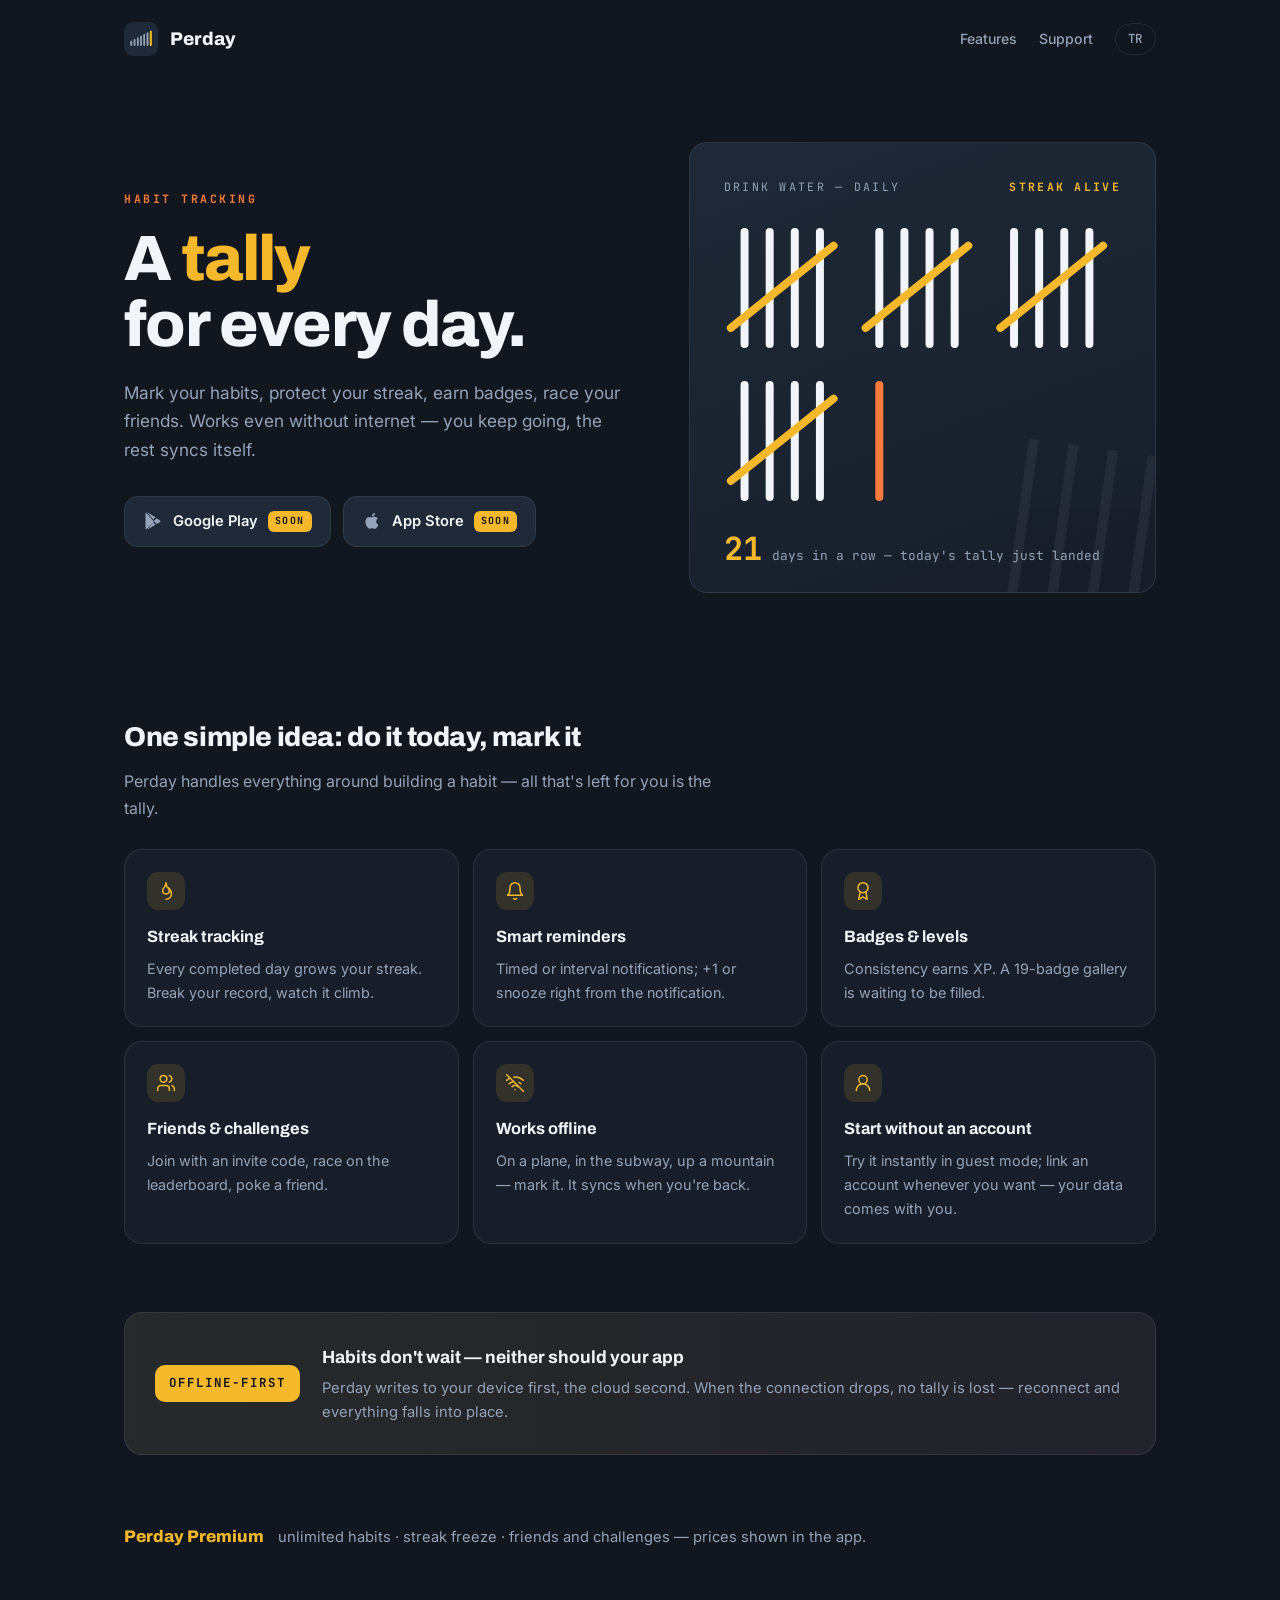
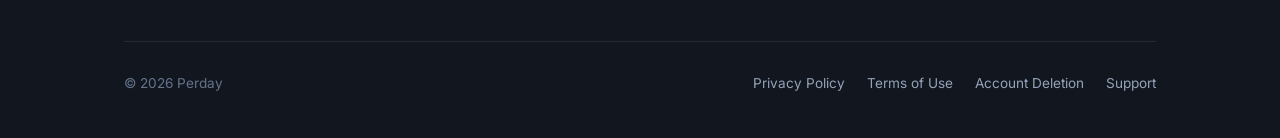
<file: index.html>
<!DOCTYPE html>
<html lang="en">
<head>
  <meta charset="UTF-8">
  <meta name="viewport" content="width=device-width, initial-scale=1.0">
  <title>Perday — A tally for every day</title>
  <meta name="description" content="Perday: habit tracking. Keep your streak, earn badges, challenge your friends — even without internet. Try it without signing up.">
  <link rel="icon" type="image/png" href="/assets/icon.png">
  <link rel="apple-touch-icon" href="/assets/icon.png">
  <meta property="og:title" content="Perday — A tally for every day">
  <meta property="og:description" content="Habit tracking: streaks, badges, friends. Offline-first.">
  <meta property="og:image" content="https://perday.appouse.dev/assets/icon.png">
  <meta property="og:url" content="https://perday.appouse.dev/">
  <link rel="alternate" hreflang="tr" href="https://perday.appouse.dev/tr/">
  <link rel="alternate" hreflang="en" href="https://perday.appouse.dev/">
  <link rel="preconnect" href="https://fonts.googleapis.com">
  <link rel="preconnect" href="https://fonts.gstatic.com" crossorigin>
  <link href="https://fonts.googleapis.com/css2?family=Archivo:wght@700;800&family=Inter:wght@400;500;600&family=JetBrains+Mono:wght@400;700&display=swap" rel="stylesheet">
  <link rel="stylesheet" href="/assets/style.css">
</head>
<body>
  <div class="wrap">
    <header class="site-header">
      <a class="brand" href="/"><img src="/assets/icon.png" alt="" width="34" height="34">Perday</a>
      <nav class="header-nav" aria-label="Site">
        <a class="hide-sm" href="#features">Features</a>
        <a href="/support/">Support</a>
        <a class="lang-switch" href="/tr/" lang="tr" hreflang="tr">TR</a>
      </nav>
    </header>

    <main>
      <section class="hero">
        <div>
          <span class="eyebrow">Habit tracking</span>
          <h1>A <em>tally</em><br>for every day.</h1>
          <p class="lede">Mark your habits, protect your streak, earn badges,
            race your friends. Works even without internet — you keep going,
            the rest syncs itself.</p>
          <div class="store-row">
            <span class="store-chip">
              <svg viewBox="0 0 24 24" aria-hidden="true"><path d="M3.6 1.8c-.4.4-.6 1-.6 1.8v16.8c0 .8.2 1.4.6 1.8l.1.1 9.4-9.4v-.2L3.7 1.7l-.1.1zM16.2 15.4 13 12.2v-.2l3.2-3.2 4 2.3c1.1.6 1.1 1.7 0 2.3l-4 2.3-.1-.1zM4.8 22.5l10.3-5.9-2.9-2.9-7.4 8.8zM4.8 1.5l7.4 8.8 2.9-2.9L4.8 1.5z"/></svg>
              Google Play <span class="soon">Soon</span>
            </span>
            <span class="store-chip">
              <svg viewBox="0 0 24 24" aria-hidden="true"><path d="M17.05 12.54c0-2.4 1.96-3.55 2.05-3.6-1.12-1.63-2.86-1.86-3.47-1.88-1.47-.15-2.88.87-3.63.87-.75 0-1.9-.85-3.13-.83-1.6.03-3.09.94-3.92 2.38-1.68 2.9-.43 7.2 1.2 9.55.8 1.15 1.75 2.44 3 2.4 1.2-.05 1.66-.78 3.12-.78 1.45 0 1.86.78 3.13.75 1.3-.02 2.12-1.17 2.9-2.33.92-1.33 1.3-2.63 1.32-2.7-.03-.01-2.54-.98-2.57-3.83zM14.66 5.4c.66-.8 1.1-1.9 1-3-.95.04-2.1.63-2.78 1.43-.6.7-1.14 1.83-1 2.9 1.06.09 2.13-.53 2.78-1.33z"/></svg>
              App Store <span class="soon">Soon</span>
            </span>
          </div>
        </div>

        <figure class="tally-board" aria-label="A 21-day streak counted in tally marks">
          <div class="tally-label"><span>DRINK WATER — DAILY</span><strong>STREAK ALIVE</strong></div>
          <svg class="tally-svg" viewBox="0 0 348 262" role="img" aria-hidden="true">
            <line x1="18"  y1="14" x2="18"  y2="112" style="animation-delay:.05s"/>
            <line x1="40"  y1="14" x2="40"  y2="112" style="animation-delay:.14s"/>
            <line x1="62"  y1="14" x2="62"  y2="112" style="animation-delay:.23s"/>
            <line x1="84"  y1="14" x2="84"  y2="112" style="animation-delay:.32s"/>
            <line class="cross" x1="6" y1="98" x2="96" y2="26" style="animation-delay:.41s"/>
            <line x1="136" y1="14" x2="136" y2="112" style="animation-delay:.52s"/>
            <line x1="158" y1="14" x2="158" y2="112" style="animation-delay:.61s"/>
            <line x1="180" y1="14" x2="180" y2="112" style="animation-delay:.70s"/>
            <line x1="202" y1="14" x2="202" y2="112" style="animation-delay:.79s"/>
            <line class="cross" x1="124" y1="98" x2="214" y2="26" style="animation-delay:.88s"/>
            <line x1="254" y1="14" x2="254" y2="112" style="animation-delay:.99s"/>
            <line x1="276" y1="14" x2="276" y2="112" style="animation-delay:1.08s"/>
            <line x1="298" y1="14" x2="298" y2="112" style="animation-delay:1.17s"/>
            <line x1="320" y1="14" x2="320" y2="112" style="animation-delay:1.26s"/>
            <line class="cross" x1="242" y1="98" x2="332" y2="26" style="animation-delay:1.35s"/>
            <line x1="18"  y1="148" x2="18"  y2="246" style="animation-delay:1.46s"/>
            <line x1="40"  y1="148" x2="40"  y2="246" style="animation-delay:1.55s"/>
            <line x1="62"  y1="148" x2="62"  y2="246" style="animation-delay:1.64s"/>
            <line x1="84"  y1="148" x2="84"  y2="246" style="animation-delay:1.73s"/>
            <line class="cross" x1="6" y1="232" x2="96" y2="160" style="animation-delay:1.82s"/>
            <line class="today" x1="136" y1="148" x2="136" y2="246" style="animation-delay:2.05s"/>
          </svg>
          <figcaption class="tally-caption"><span class="count">21</span> days in a row — today's tally just landed</figcaption>
        </figure>
      </section>

      <section id="features">
        <div class="section-head">
          <h2>One simple idea: do it today, mark it</h2>
          <p>Perday handles everything around building a habit — all that's
            left for you is the tally.</p>
        </div>
        <div class="feature-grid">
          <article class="feature">
            <div class="icon"><svg viewBox="0 0 24 24" aria-hidden="true"><path d="M12 2c1 4-4 5.5-4 9.5a4 4 0 0 0 8 0c0-1.5-.5-2.5-1-3.5-2 1-2-1.5-3-6z"/><path d="M12 22a6.5 6.5 0 0 0 6.5-6.5C18.5 11 15 9 15 9"/></svg></div>
            <h3>Streak tracking</h3>
            <p>Every completed day grows your streak. Break your record, watch it climb.</p>
          </article>
          <article class="feature">
            <div class="icon"><svg viewBox="0 0 24 24" aria-hidden="true"><path d="M18 8a6 6 0 1 0-12 0c0 7-3 9-3 9h18s-3-2-3-9"/><path d="M13.7 21a2 2 0 0 1-3.4 0"/></svg></div>
            <h3>Smart reminders</h3>
            <p>Timed or interval notifications; +1 or snooze right from the notification.</p>
          </article>
          <article class="feature">
            <div class="icon"><svg viewBox="0 0 24 24" aria-hidden="true"><circle cx="12" cy="8" r="6"/><path d="M15.5 13 17 22l-5-3-5 3 1.5-9"/></svg></div>
            <h3>Badges &amp; levels</h3>
            <p>Consistency earns XP. A 19-badge gallery is waiting to be filled.</p>
          </article>
          <article class="feature">
            <div class="icon"><svg viewBox="0 0 24 24" aria-hidden="true"><path d="M16 21v-2a4 4 0 0 0-4-4H6a4 4 0 0 0-4 4v2"/><circle cx="9" cy="7" r="4"/><path d="M22 21v-2a4 4 0 0 0-3-3.87"/><path d="M16 3.13a4 4 0 0 1 0 7.75"/></svg></div>
            <h3>Friends &amp; challenges</h3>
            <p>Join with an invite code, race on the leaderboard, poke a friend.</p>
          </article>
          <article class="feature">
            <div class="icon"><svg viewBox="0 0 24 24" aria-hidden="true"><path d="m2 2 20 20"/><path d="M8.5 16.5a5 5 0 0 1 7 0"/><path d="M2 8.82a15 15 0 0 1 4.17-2.65"/><path d="M10.66 5c4.01-.36 8.14.9 11.34 3.76"/><path d="M16.85 11.25a10 10 0 0 1 2.22 1.68"/><path d="M5 13a10 10 0 0 1 5.24-2.76"/><line x1="12" y1="20" x2="12.01" y2="20"/></svg></div>
            <h3>Works offline</h3>
            <p>On a plane, in the subway, up a mountain — mark it. It syncs when you're back.</p>
          </article>
          <article class="feature">
            <div class="icon"><svg viewBox="0 0 24 24" aria-hidden="true"><circle cx="12" cy="8" r="5"/><path d="M20 21a8 8 0 0 0-16 0"/></svg></div>
            <h3>Start without an account</h3>
            <p>Try it instantly in guest mode; link an account whenever you want — your data comes with you.</p>
          </article>
        </div>
      </section>

      <section>
        <div class="strip">
          <span class="badge">OFFLINE-FIRST</span>
          <div>
            <h3>Habits don't wait — neither should your app</h3>
            <p>Perday writes to your device first, the cloud second. When the
              connection drops, no tally is lost — reconnect and everything
              falls into place.</p>
          </div>
        </div>
      </section>

      <section>
        <p class="plus"><span class="name">Perday Premium</span>
          unlimited habits · streak freeze · friends and challenges —
          prices shown in the app.</p>
      </section>
    </main>

    <footer class="site-footer">
      <span>© 2026 Perday</span>
      <nav class="footer-links" aria-label="Legal">
        <a href="/privacy/">Privacy Policy</a>
        <a href="/terms/">Terms of Use</a>
        <a href="/account-deletion/">Account Deletion</a>
        <a href="/support/">Support</a>
      </nav>
    </footer>
  </div>
</body>
</html>
</file>
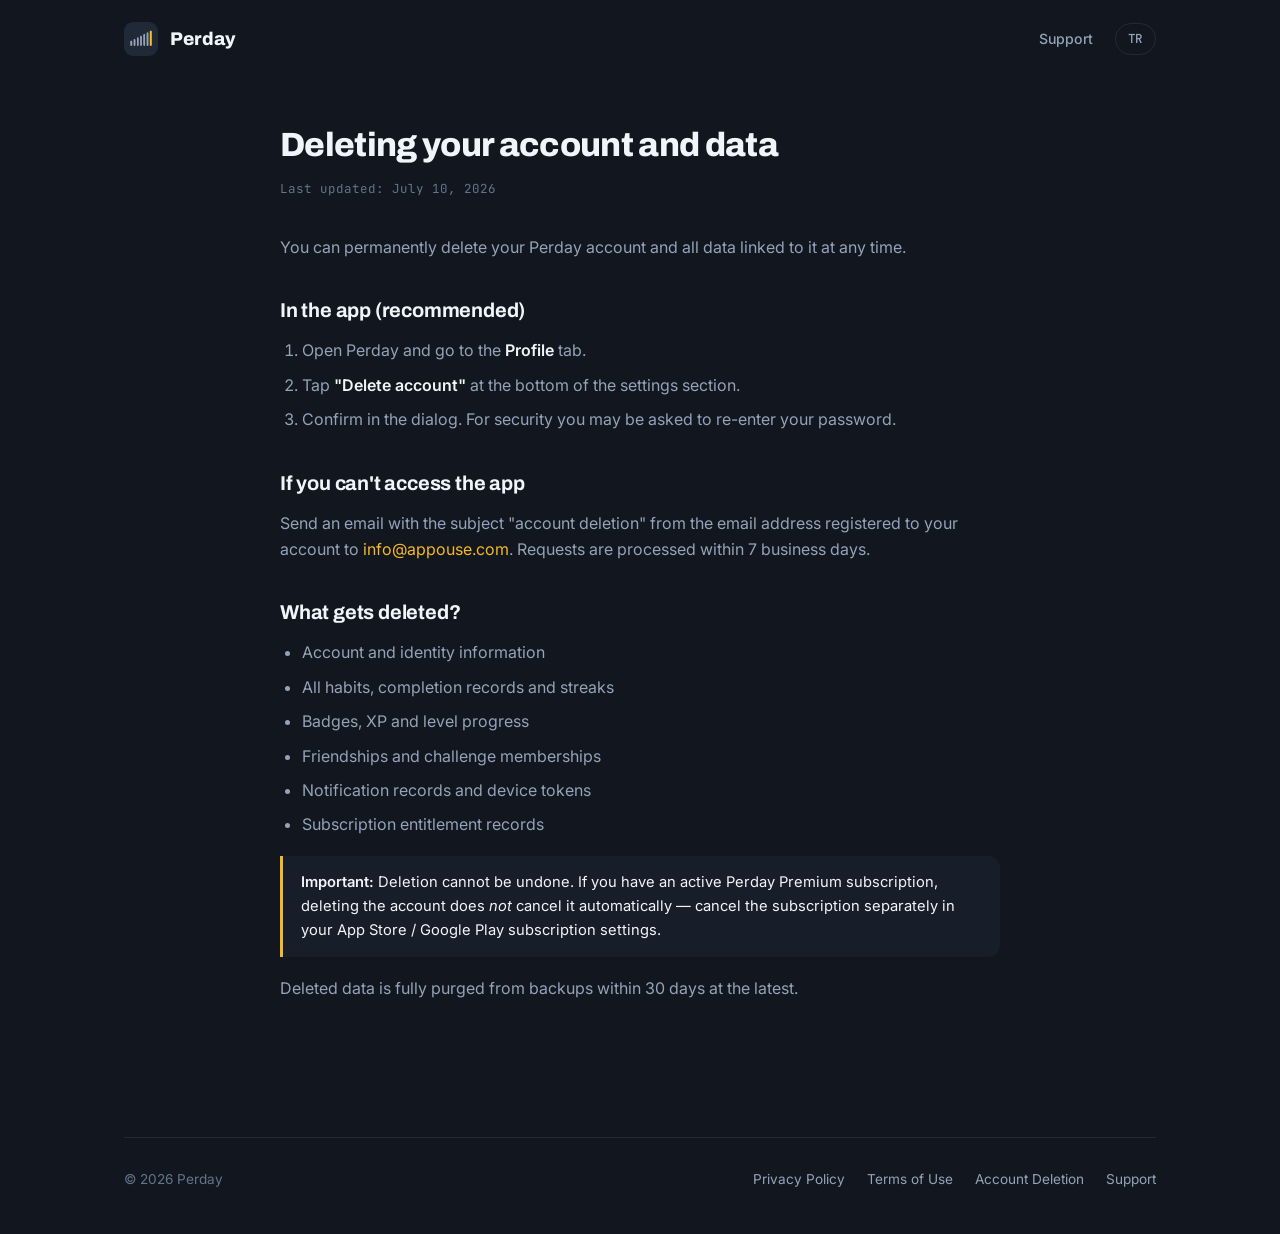
<file: account-deletion/index.html>
<!DOCTYPE html>
<html lang="en">
<head>
  <meta charset="UTF-8">
  <meta name="viewport" content="width=device-width, initial-scale=1.0">
  <title>Account Deletion — Perday</title>
  <meta name="description" content="How to permanently delete your Perday account and all of your data.">
  <link rel="icon" type="image/png" href="/assets/icon.png">
  <link rel="alternate" hreflang="tr" href="https://perday.appouse.dev/tr/account-deletion/">
  <link rel="preconnect" href="https://fonts.googleapis.com">
  <link rel="preconnect" href="https://fonts.gstatic.com" crossorigin>
  <link href="https://fonts.googleapis.com/css2?family=Archivo:wght@700;800&family=Inter:wght@400;500;600&family=JetBrains+Mono:wght@400;700&display=swap" rel="stylesheet">
  <link rel="stylesheet" href="/assets/style.css">
</head>
<body>
  <div class="wrap">
    <header class="site-header">
      <a class="brand" href="/"><img src="/assets/icon.png" alt="" width="34" height="34">Perday</a>
      <nav class="header-nav" aria-label="Site">
        <a href="/support/">Support</a>
        <a class="lang-switch" href="/tr/account-deletion/" lang="tr" hreflang="tr">TR</a>
      </nav>
    </header>

    <main class="doc">
      <h1>Deleting your account and data</h1>
      <span class="updated">Last updated: July 10, 2026</span>

      <p>You can permanently delete your Perday account and all data linked
        to it at any time.</p>

      <h2>In the app (recommended)</h2>
      <ol>
        <li>Open Perday and go to the <strong>Profile</strong> tab.</li>
        <li>Tap <strong>"Delete account"</strong> at the bottom of the
          settings section.</li>
        <li>Confirm in the dialog. For security you may be asked to re-enter
          your password.</li>
      </ol>

      <h2>If you can't access the app</h2>
      <p>Send an email with the subject "account deletion" from the email
        address registered to your account to
        <a href="mailto:info@appouse.com">info@appouse.com</a>.
        Requests are processed within 7 business days.</p>

      <h2>What gets deleted?</h2>
      <ul>
        <li>Account and identity information</li>
        <li>All habits, completion records and streaks</li>
        <li>Badges, XP and level progress</li>
        <li>Friendships and challenge memberships</li>
        <li>Notification records and device tokens</li>
        <li>Subscription entitlement records</li>
      </ul>

      <div class="note"><strong>Important:</strong> Deletion cannot be
        undone. If you have an active Perday Premium subscription, deleting the
        account does <em>not</em> cancel it automatically — cancel the
        subscription separately in your App Store / Google Play subscription
        settings.</div>

      <p>Deleted data is fully purged from backups within 30 days at the
        latest.</p>
    </main>

    <footer class="site-footer">
      <span>© 2026 Perday</span>
      <nav class="footer-links" aria-label="Legal">
        <a href="/privacy/">Privacy Policy</a>
        <a href="/terms/">Terms of Use</a>
        <a href="/account-deletion/">Account Deletion</a>
        <a href="/support/">Support</a>
      </nav>
    </footer>
  </div>
</body>
</html>
</file>
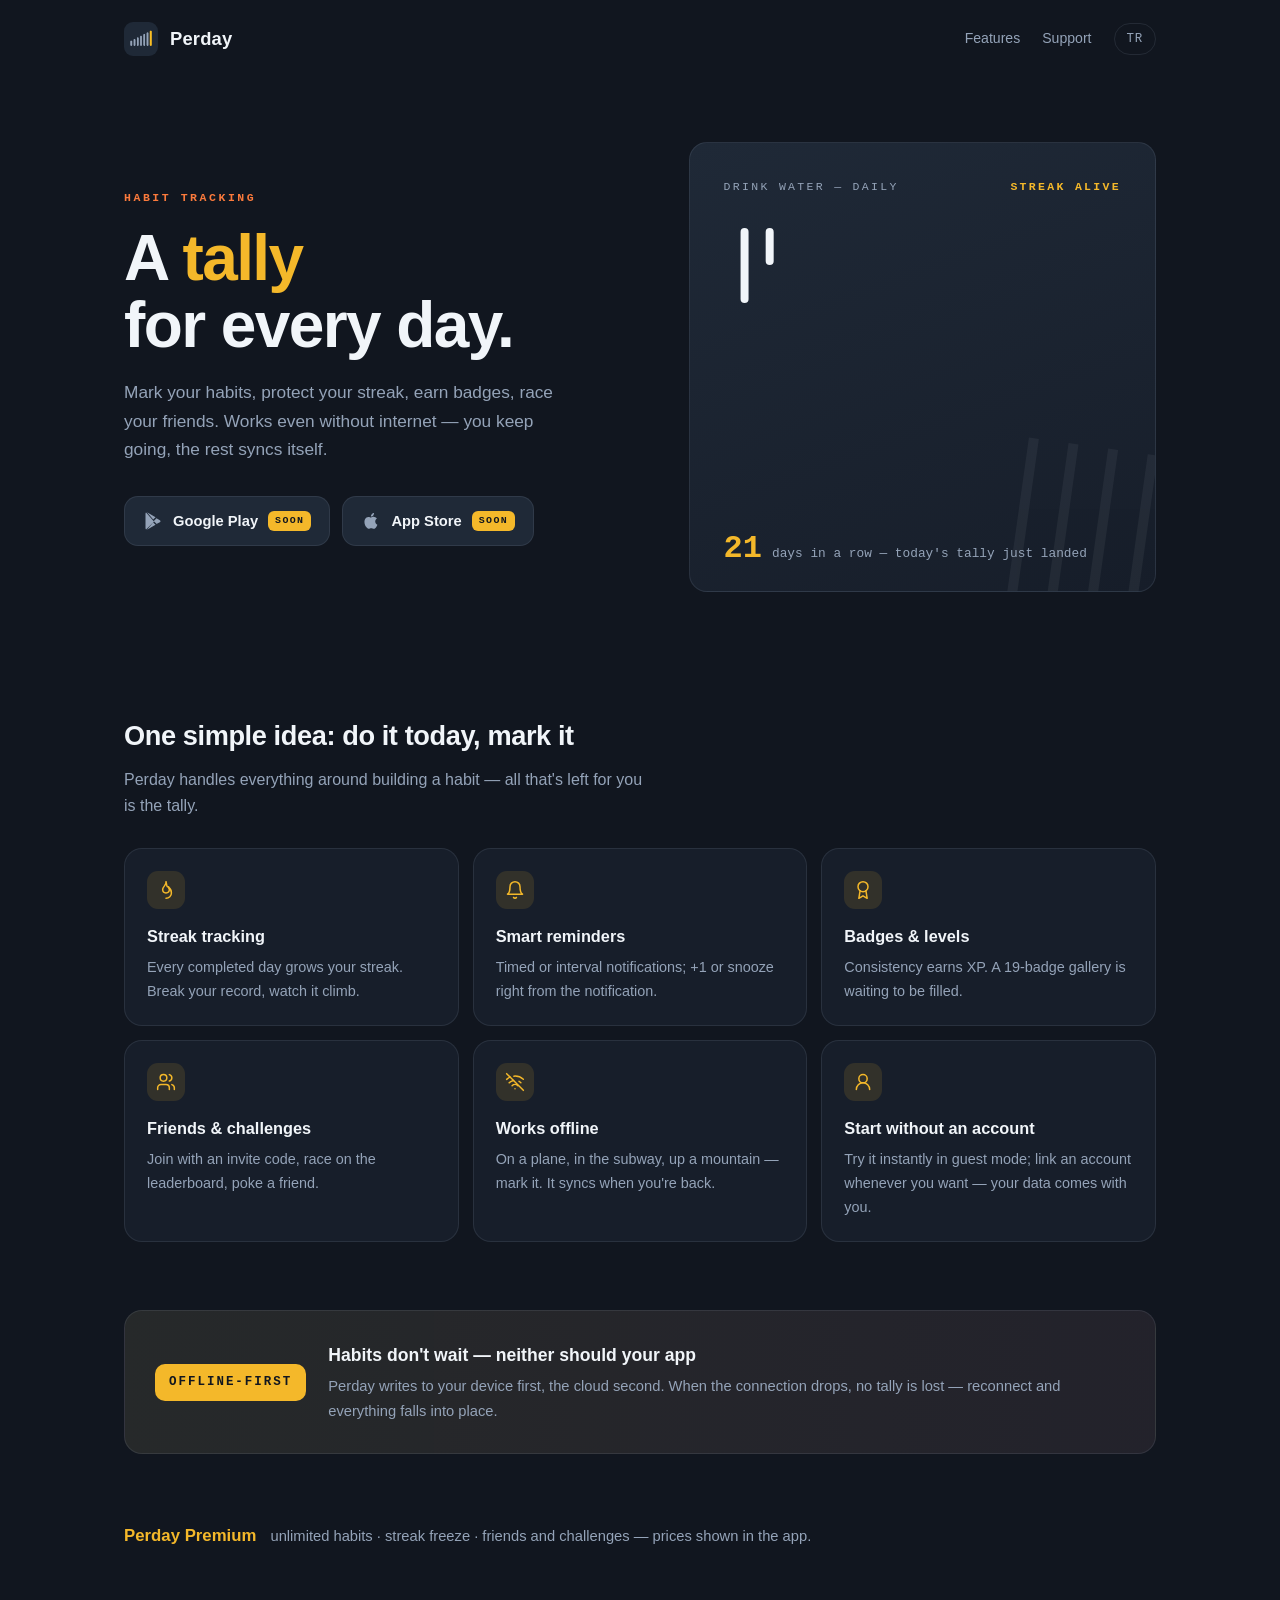
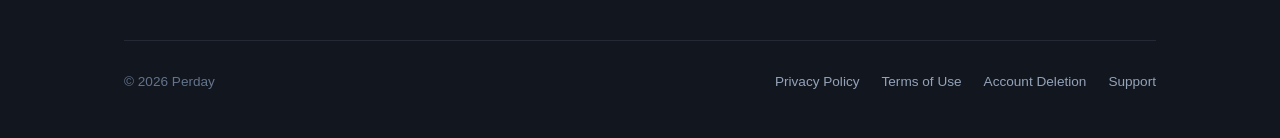
<file: en/index.html>
<!DOCTYPE html>
<html lang="en">
<head>
  <meta charset="UTF-8">
  <meta http-equiv="refresh" content="0; url=/">
  <link rel="canonical" href="https://perday.appouse.dev/">
  <meta name="robots" content="noindex">
  <title>Redirecting — Perday</title>
</head>
<body><p>This page has moved: <a href="/">perday.appouse.dev</a></p></body>
</html>
</file>
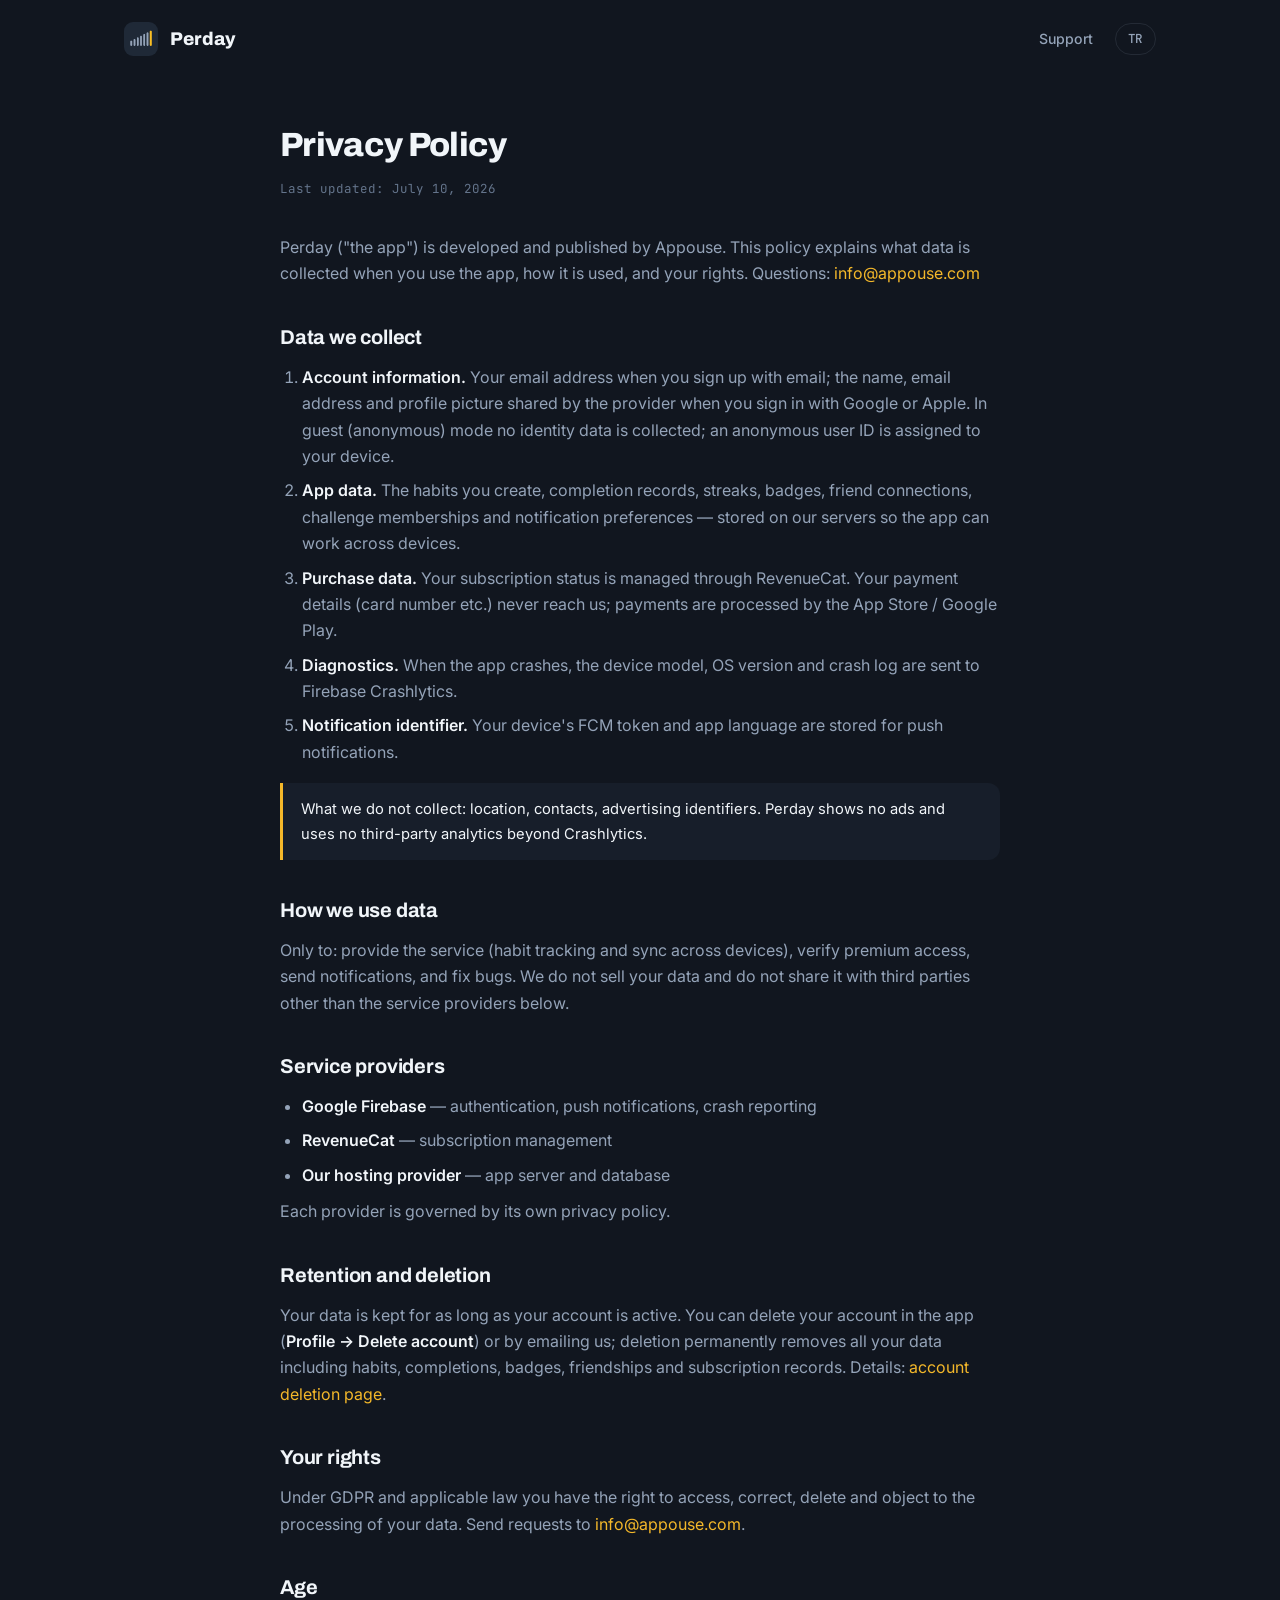
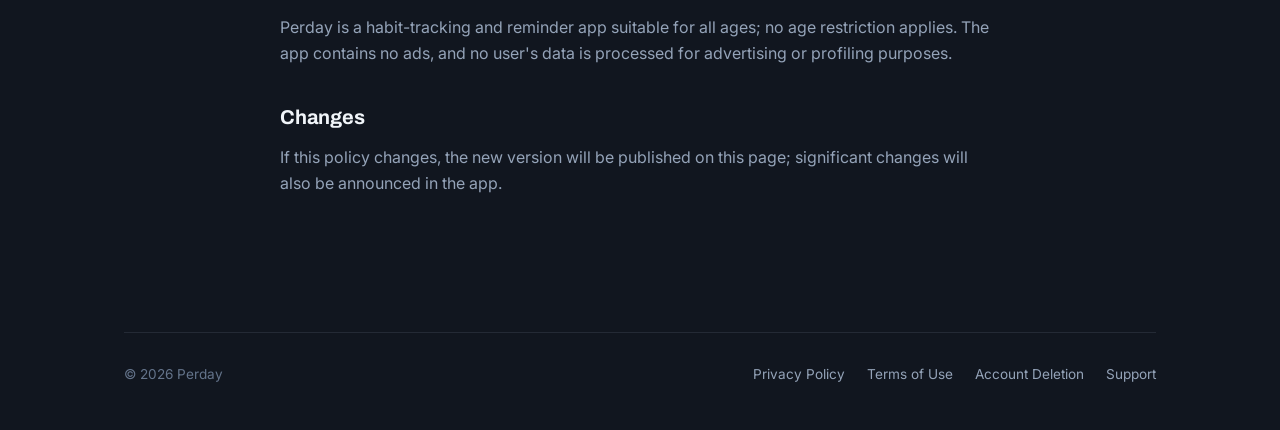
<file: privacy/index.html>
<!DOCTYPE html>
<html lang="en">
<head>
  <meta charset="UTF-8">
  <meta name="viewport" content="width=device-width, initial-scale=1.0">
  <title>Privacy Policy — Perday</title>
  <meta name="description" content="Perday privacy policy: what we collect, how we use it, and how to delete it.">
  <link rel="icon" type="image/png" href="/assets/icon.png">
  <link rel="alternate" hreflang="tr" href="https://perday.appouse.dev/tr/privacy/">
  <link rel="preconnect" href="https://fonts.googleapis.com">
  <link rel="preconnect" href="https://fonts.gstatic.com" crossorigin>
  <link href="https://fonts.googleapis.com/css2?family=Archivo:wght@700;800&family=Inter:wght@400;500;600&family=JetBrains+Mono:wght@400;700&display=swap" rel="stylesheet">
  <link rel="stylesheet" href="/assets/style.css">
</head>
<body>
  <div class="wrap">
    <header class="site-header">
      <a class="brand" href="/"><img src="/assets/icon.png" alt="" width="34" height="34">Perday</a>
      <nav class="header-nav" aria-label="Site">
        <a href="/support/">Support</a>
        <a class="lang-switch" href="/tr/privacy/" lang="tr" hreflang="tr">TR</a>
      </nav>
    </header>

    <main class="doc">
      <h1>Privacy Policy</h1>
      <span class="updated">Last updated: July 10, 2026</span>

      <p>Perday ("the app") is developed and published by Appouse.
        This policy explains what data is collected when you use
        the app, how it is used, and your rights. Questions:
        <a href="mailto:info@appouse.com">info@appouse.com</a></p>

      <h2>Data we collect</h2>
      <ol>
        <li><strong>Account information.</strong> Your email address when you
          sign up with email; the name, email address and profile picture
          shared by the provider when you sign in with Google or Apple. In
          guest (anonymous) mode no identity data is collected; an anonymous
          user ID is assigned to your device.</li>
        <li><strong>App data.</strong> The habits you create, completion
          records, streaks, badges, friend connections, challenge memberships
          and notification preferences — stored on our servers so the app can
          work across devices.</li>
        <li><strong>Purchase data.</strong> Your subscription status is
          managed through RevenueCat. Your payment details (card number etc.)
          never reach us; payments are processed by the App Store /
          Google Play.</li>
        <li><strong>Diagnostics.</strong> When the app crashes, the device
          model, OS version and crash log are sent to Firebase Crashlytics.</li>
        <li><strong>Notification identifier.</strong> Your device's FCM token
          and app language are stored for push notifications.</li>
      </ol>

      <div class="note">What we do not collect: location, contacts,
        advertising identifiers. Perday shows no ads and uses no third-party
        analytics beyond Crashlytics.</div>

      <h2>How we use data</h2>
      <p>Only to: provide the service (habit tracking and sync across
        devices), verify premium access, send notifications, and fix bugs.
        We do not sell your data and do not share it with third parties other
        than the service providers below.</p>

      <h2>Service providers</h2>
      <ul>
        <li><strong>Google Firebase</strong> — authentication, push
          notifications, crash reporting</li>
        <li><strong>RevenueCat</strong> — subscription management</li>
        <li><strong>Our hosting provider</strong> — app server and database</li>
      </ul>
      <p>Each provider is governed by its own privacy policy.</p>

      <h2>Retention and deletion</h2>
      <p>Your data is kept for as long as your account is active. You can
        delete your account in the app (<strong>Profile → Delete
        account</strong>) or by emailing us; deletion permanently removes all
        your data including habits, completions, badges, friendships and
        subscription records. Details:
        <a href="/account-deletion/">account deletion page</a>.</p>

      <h2>Your rights</h2>
      <p>Under GDPR and applicable law you have the right to access, correct,
        delete and object to the processing of your data. Send requests to
        <a href="mailto:info@appouse.com">info@appouse.com</a>.</p>

      <h2>Age</h2>
      <p>Perday is a habit-tracking and reminder app suitable for all ages;
        no age restriction applies. The app contains no ads, and no user's
        data is processed for advertising or profiling purposes.</p>

      <h2>Changes</h2>
      <p>If this policy changes, the new version will be published on this
        page; significant changes will also be announced in the app.</p>
    </main>

    <footer class="site-footer">
      <span>© 2026 Perday</span>
      <nav class="footer-links" aria-label="Legal">
        <a href="/privacy/">Privacy Policy</a>
        <a href="/terms/">Terms of Use</a>
        <a href="/account-deletion/">Account Deletion</a>
        <a href="/support/">Support</a>
      </nav>
    </footer>
  </div>
</body>
</html>
</file>
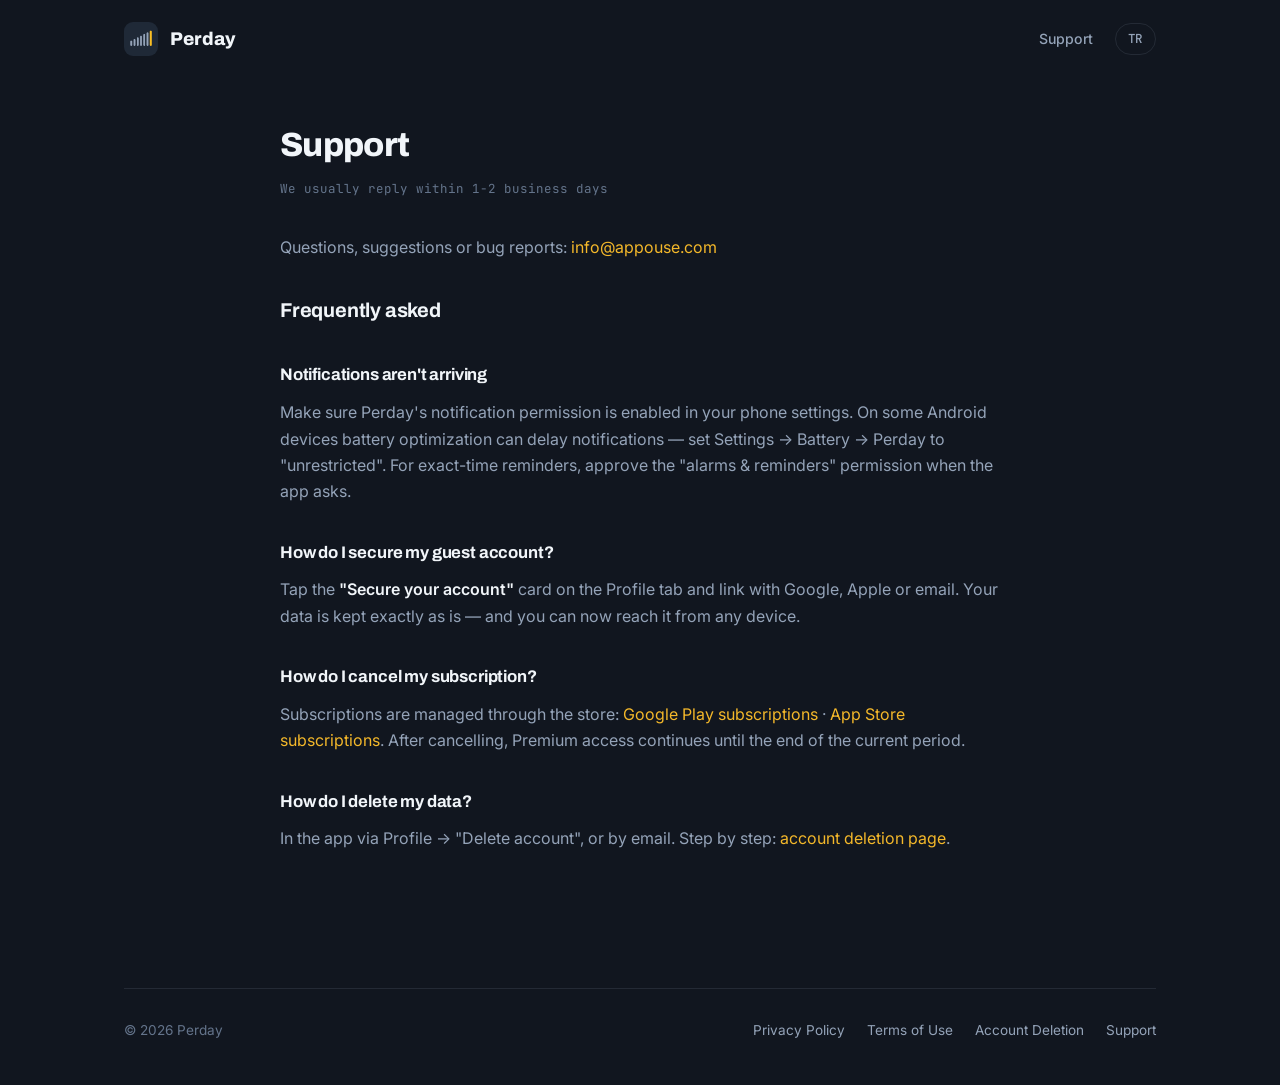
<file: support/index.html>
<!DOCTYPE html>
<html lang="en">
<head>
  <meta charset="UTF-8">
  <meta name="viewport" content="width=device-width, initial-scale=1.0">
  <title>Support — Perday</title>
  <meta name="description" content="Perday support: contact and frequently asked questions.">
  <link rel="icon" type="image/png" href="/assets/icon.png">
  <link rel="alternate" hreflang="tr" href="https://perday.appouse.dev/tr/support/">
  <link rel="preconnect" href="https://fonts.googleapis.com">
  <link rel="preconnect" href="https://fonts.gstatic.com" crossorigin>
  <link href="https://fonts.googleapis.com/css2?family=Archivo:wght@700;800&family=Inter:wght@400;500;600&family=JetBrains+Mono:wght@400;700&display=swap" rel="stylesheet">
  <link rel="stylesheet" href="/assets/style.css">
</head>
<body>
  <div class="wrap">
    <header class="site-header">
      <a class="brand" href="/"><img src="/assets/icon.png" alt="" width="34" height="34">Perday</a>
      <nav class="header-nav" aria-label="Site">
        <a href="/support/">Support</a>
        <a class="lang-switch" href="/tr/support/" lang="tr" hreflang="tr">TR</a>
      </nav>
    </header>

    <main class="doc">
      <h1>Support</h1>
      <span class="updated">We usually reply within 1-2 business days</span>

      <p>Questions, suggestions or bug reports:
        <a href="mailto:info@appouse.com">info@appouse.com</a></p>

      <h2>Frequently asked</h2>

      <h2 style="font-size:1.05rem">Notifications aren't arriving</h2>
      <p>Make sure Perday's notification permission is enabled in your phone
        settings. On some Android devices battery optimization can delay
        notifications — set Settings → Battery → Perday to "unrestricted".
        For exact-time reminders, approve the "alarms &amp; reminders"
        permission when the app asks.</p>

      <h2 style="font-size:1.05rem">How do I secure my guest account?</h2>
      <p>Tap the <strong>"Secure your account"</strong> card on the Profile
        tab and link with Google, Apple or email. Your data is kept exactly
        as is — and you can now reach it from any device.</p>

      <h2 style="font-size:1.05rem">How do I cancel my subscription?</h2>
      <p>Subscriptions are managed through the store:
        <a href="https://play.google.com/store/account/subscriptions">Google Play subscriptions</a> ·
        <a href="https://apps.apple.com/account/subscriptions">App Store subscriptions</a>.
        After cancelling, Premium access continues until the end of the current
        period.</p>

      <h2 style="font-size:1.05rem">How do I delete my data?</h2>
      <p>In the app via Profile → "Delete account", or by email. Step by
        step: <a href="/account-deletion/">account deletion page</a>.</p>
    </main>

    <footer class="site-footer">
      <span>© 2026 Perday</span>
      <nav class="footer-links" aria-label="Legal">
        <a href="/privacy/">Privacy Policy</a>
        <a href="/terms/">Terms of Use</a>
        <a href="/account-deletion/">Account Deletion</a>
        <a href="/support/">Support</a>
      </nav>
    </footer>
  </div>
</body>
</html>
</file>
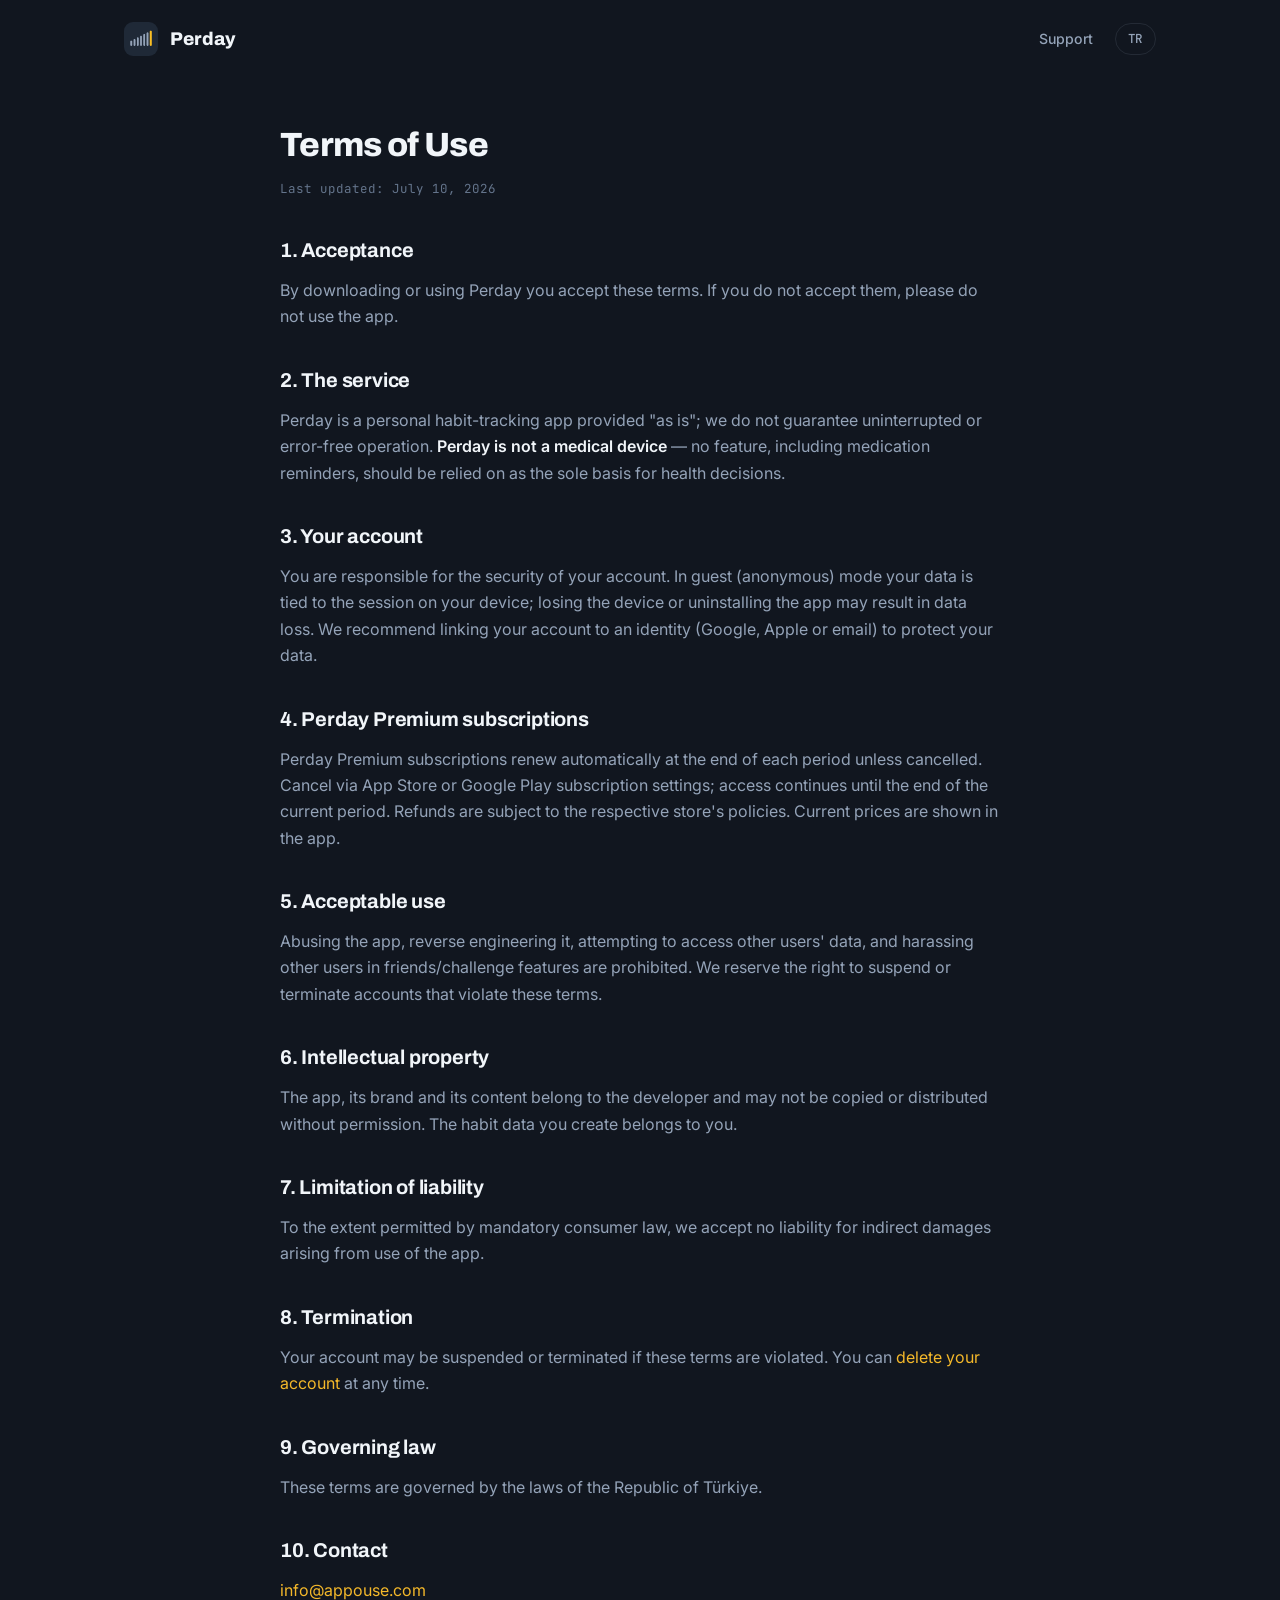
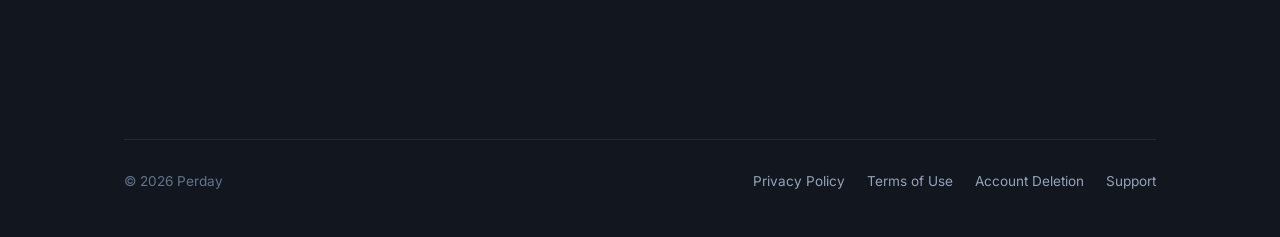
<file: terms/index.html>
<!DOCTYPE html>
<html lang="en">
<head>
  <meta charset="UTF-8">
  <meta name="viewport" content="width=device-width, initial-scale=1.0">
  <title>Terms of Use — Perday</title>
  <meta name="description" content="Perday terms of use: service description, subscriptions, acceptable use.">
  <link rel="icon" type="image/png" href="/assets/icon.png">
  <link rel="alternate" hreflang="tr" href="https://perday.appouse.dev/tr/terms/">
  <link rel="preconnect" href="https://fonts.googleapis.com">
  <link rel="preconnect" href="https://fonts.gstatic.com" crossorigin>
  <link href="https://fonts.googleapis.com/css2?family=Archivo:wght@700;800&family=Inter:wght@400;500;600&family=JetBrains+Mono:wght@400;700&display=swap" rel="stylesheet">
  <link rel="stylesheet" href="/assets/style.css">
</head>
<body>
  <div class="wrap">
    <header class="site-header">
      <a class="brand" href="/"><img src="/assets/icon.png" alt="" width="34" height="34">Perday</a>
      <nav class="header-nav" aria-label="Site">
        <a href="/support/">Support</a>
        <a class="lang-switch" href="/tr/terms/" lang="tr" hreflang="tr">TR</a>
      </nav>
    </header>

    <main class="doc">
      <h1>Terms of Use</h1>
      <span class="updated">Last updated: July 10, 2026</span>

      <h2>1. Acceptance</h2>
      <p>By downloading or using Perday you accept these terms. If you do not
        accept them, please do not use the app.</p>

      <h2>2. The service</h2>
      <p>Perday is a personal habit-tracking app provided "as is"; we do not
        guarantee uninterrupted or error-free operation.
        <strong>Perday is not a medical device</strong> — no feature,
        including medication reminders, should be relied on as the sole basis
        for health decisions.</p>

      <h2>3. Your account</h2>
      <p>You are responsible for the security of your account. In guest
        (anonymous) mode your data is tied to the session on your device;
        losing the device or uninstalling the app may result in data loss.
        We recommend linking your account to an identity (Google, Apple or
        email) to protect your data.</p>

      <h2>4. Perday Premium subscriptions</h2>
      <p>Perday Premium subscriptions renew automatically at the end of each
        period unless cancelled. Cancel via App Store or Google Play
        subscription settings; access continues until the end of the current
        period. Refunds are subject to the respective store's policies.
        Current prices are shown in the app.</p>

      <h2>5. Acceptable use</h2>
      <p>Abusing the app, reverse engineering it, attempting to access other
        users' data, and harassing other users in friends/challenge features
        are prohibited. We reserve the right to suspend or terminate accounts
        that violate these terms.</p>

      <h2>6. Intellectual property</h2>
      <p>The app, its brand and its content belong to the developer and may
        not be copied or distributed without permission. The habit data you
        create belongs to you.</p>

      <h2>7. Limitation of liability</h2>
      <p>To the extent permitted by mandatory consumer law, we accept no
        liability for indirect damages arising from use of the app.</p>

      <h2>8. Termination</h2>
      <p>Your account may be suspended or terminated if these terms are
        violated. You can <a href="/account-deletion/">delete your
        account</a> at any time.</p>

      <h2>9. Governing law</h2>
      <p>These terms are governed by the laws of the Republic of Türkiye.</p>

      <h2>10. Contact</h2>
      <p><a href="mailto:info@appouse.com">info@appouse.com</a></p>
    </main>

    <footer class="site-footer">
      <span>© 2026 Perday</span>
      <nav class="footer-links" aria-label="Legal">
        <a href="/privacy/">Privacy Policy</a>
        <a href="/terms/">Terms of Use</a>
        <a href="/account-deletion/">Account Deletion</a>
        <a href="/support/">Support</a>
      </nav>
    </footer>
  </div>
</body>
</html>
</file>
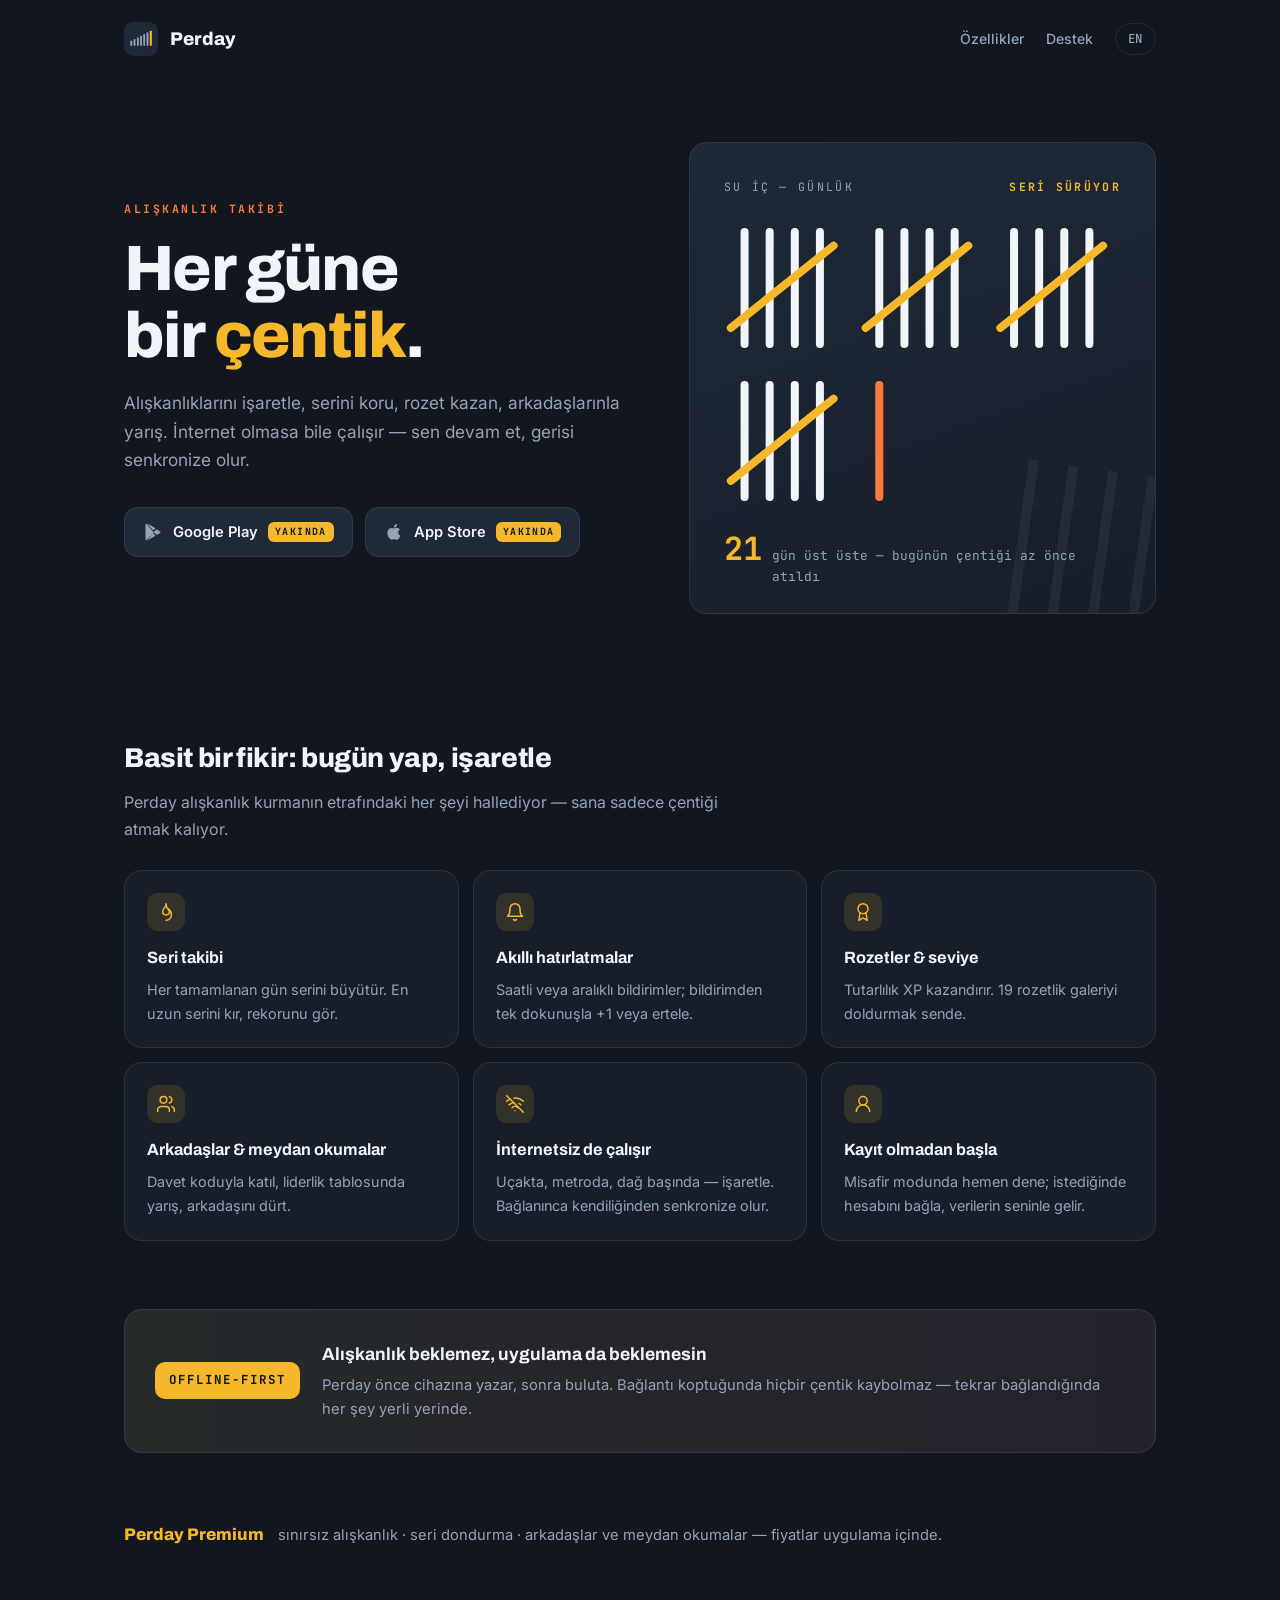
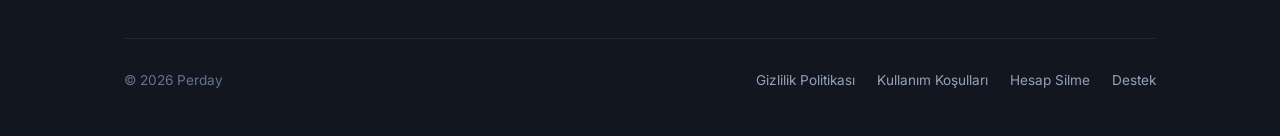
<file: tr/index.html>
<!DOCTYPE html>
<html lang="tr">
<head>
  <meta charset="UTF-8">
  <meta name="viewport" content="width=device-width, initial-scale=1.0">
  <title>Perday — Her güne bir çentik</title>
  <meta name="description" content="Perday: alışkanlık takibi. Serini koru, rozet kazan, arkadaşlarınla yarış — internet olmasa bile. Kayıt olmadan dene.">
  <link rel="icon" type="image/png" href="/assets/icon.png">
  <link rel="apple-touch-icon" href="/assets/icon.png">
  <meta property="og:title" content="Perday — Her güne bir çentik">
  <meta property="og:description" content="Alışkanlık takibi: seriler, rozetler, arkadaşlar. Offline-first.">
  <meta property="og:image" content="https://perday.appouse.dev/assets/icon.png">
  <meta property="og:url" content="https://perday.appouse.dev/tr/">
  <link rel="alternate" hreflang="en" href="https://perday.appouse.dev/">
  <link rel="alternate" hreflang="tr" href="https://perday.appouse.dev/tr/">
  <link rel="preconnect" href="https://fonts.googleapis.com">
  <link rel="preconnect" href="https://fonts.gstatic.com" crossorigin>
  <link href="https://fonts.googleapis.com/css2?family=Archivo:wght@700;800&family=Inter:wght@400;500;600&family=JetBrains+Mono:wght@400;700&display=swap" rel="stylesheet">
  <link rel="stylesheet" href="/assets/style.css">
</head>
<body>
  <div class="wrap">
    <header class="site-header">
      <a class="brand" href="/tr/"><img src="/assets/icon.png" alt="" width="34" height="34">Perday</a>
      <nav class="header-nav" aria-label="Site">
        <a class="hide-sm" href="#ozellikler">Özellikler</a>
        <a href="/tr/support/">Destek</a>
        <a class="lang-switch" href="/" lang="en" hreflang="en">EN</a>
      </nav>
    </header>

    <main>
      <section class="hero">
        <div>
          <span class="eyebrow">Alışkanlık takibi</span>
          <h1>Her güne<br>bir <em>çentik</em>.</h1>
          <p class="lede">Alışkanlıklarını işaretle, serini koru, rozet kazan,
            arkadaşlarınla yarış. İnternet olmasa bile çalışır — sen devam et,
            gerisi senkronize olur.</p>
          <div class="store-row">
            <span class="store-chip">
              <svg viewBox="0 0 24 24" aria-hidden="true"><path d="M3.6 1.8c-.4.4-.6 1-.6 1.8v16.8c0 .8.2 1.4.6 1.8l.1.1 9.4-9.4v-.2L3.7 1.7l-.1.1zM16.2 15.4 13 12.2v-.2l3.2-3.2 4 2.3c1.1.6 1.1 1.7 0 2.3l-4 2.3-.1-.1zM4.8 22.5l10.3-5.9-2.9-2.9-7.4 8.8zM4.8 1.5l7.4 8.8 2.9-2.9L4.8 1.5z"/></svg>
              Google Play <span class="soon">Yakında</span>
            </span>
            <span class="store-chip">
              <svg viewBox="0 0 24 24" aria-hidden="true"><path d="M17.05 12.54c0-2.4 1.96-3.55 2.05-3.6-1.12-1.63-2.86-1.86-3.47-1.88-1.47-.15-2.88.87-3.63.87-.75 0-1.9-.85-3.13-.83-1.6.03-3.09.94-3.92 2.38-1.68 2.9-.43 7.2 1.2 9.55.8 1.15 1.75 2.44 3 2.4 1.2-.05 1.66-.78 3.12-.78 1.45 0 1.86.78 3.13.75 1.3-.02 2.12-1.17 2.9-2.33.92-1.33 1.3-2.63 1.32-2.7-.03-.01-2.54-.98-2.57-3.83zM14.66 5.4c.66-.8 1.1-1.9 1-3-.95.04-2.1.63-2.78 1.43-.6.7-1.14 1.83-1 2.9 1.06.09 2.13-.53 2.78-1.33z"/></svg>
              App Store <span class="soon">Yakında</span>
            </span>
          </div>
        </div>

        <figure class="tally-board" aria-label="21 günlük seri, çentiklerle sayılıyor">
          <div class="tally-label"><span>SU İÇ — GÜNLÜK</span><strong>SERİ SÜRÜYOR</strong></div>
          <svg class="tally-svg" viewBox="0 0 348 262" role="img" aria-hidden="true">
            <!-- 1. grup -->
            <line x1="18"  y1="14" x2="18"  y2="112" style="animation-delay:.05s"/>
            <line x1="40"  y1="14" x2="40"  y2="112" style="animation-delay:.14s"/>
            <line x1="62"  y1="14" x2="62"  y2="112" style="animation-delay:.23s"/>
            <line x1="84"  y1="14" x2="84"  y2="112" style="animation-delay:.32s"/>
            <line class="cross" x1="6" y1="98" x2="96" y2="26" style="animation-delay:.41s"/>
            <!-- 2. grup -->
            <line x1="136" y1="14" x2="136" y2="112" style="animation-delay:.52s"/>
            <line x1="158" y1="14" x2="158" y2="112" style="animation-delay:.61s"/>
            <line x1="180" y1="14" x2="180" y2="112" style="animation-delay:.70s"/>
            <line x1="202" y1="14" x2="202" y2="112" style="animation-delay:.79s"/>
            <line class="cross" x1="124" y1="98" x2="214" y2="26" style="animation-delay:.88s"/>
            <!-- 3. grup -->
            <line x1="254" y1="14" x2="254" y2="112" style="animation-delay:.99s"/>
            <line x1="276" y1="14" x2="276" y2="112" style="animation-delay:1.08s"/>
            <line x1="298" y1="14" x2="298" y2="112" style="animation-delay:1.17s"/>
            <line x1="320" y1="14" x2="320" y2="112" style="animation-delay:1.26s"/>
            <line class="cross" x1="242" y1="98" x2="332" y2="26" style="animation-delay:1.35s"/>
            <!-- 4. grup (alt sıra) -->
            <line x1="18"  y1="148" x2="18"  y2="246" style="animation-delay:1.46s"/>
            <line x1="40"  y1="148" x2="40"  y2="246" style="animation-delay:1.55s"/>
            <line x1="62"  y1="148" x2="62"  y2="246" style="animation-delay:1.64s"/>
            <line x1="84"  y1="148" x2="84"  y2="246" style="animation-delay:1.73s"/>
            <line class="cross" x1="6" y1="232" x2="96" y2="160" style="animation-delay:1.82s"/>
            <!-- bugünün çentiği -->
            <line class="today" x1="136" y1="148" x2="136" y2="246" style="animation-delay:2.05s"/>
          </svg>
          <figcaption class="tally-caption"><span class="count">21</span> gün üst üste — bugünün çentiği az önce atıldı</figcaption>
        </figure>
      </section>

      <section id="ozellikler">
        <div class="section-head">
          <h2>Basit bir fikir: bugün yap, işaretle</h2>
          <p>Perday alışkanlık kurmanın etrafındaki her şeyi hallediyor —
            sana sadece çentiği atmak kalıyor.</p>
        </div>
        <div class="feature-grid">
          <article class="feature">
            <div class="icon"><svg viewBox="0 0 24 24" aria-hidden="true"><path d="M12 2c1 4-4 5.5-4 9.5a4 4 0 0 0 8 0c0-1.5-.5-2.5-1-3.5-2 1-2-1.5-3-6z"/><path d="M12 22a6.5 6.5 0 0 0 6.5-6.5C18.5 11 15 9 15 9"/></svg></div>
            <h3>Seri takibi</h3>
            <p>Her tamamlanan gün serini büyütür. En uzun serini kır, rekorunu gör.</p>
          </article>
          <article class="feature">
            <div class="icon"><svg viewBox="0 0 24 24" aria-hidden="true"><path d="M18 8a6 6 0 1 0-12 0c0 7-3 9-3 9h18s-3-2-3-9"/><path d="M13.7 21a2 2 0 0 1-3.4 0"/></svg></div>
            <h3>Akıllı hatırlatmalar</h3>
            <p>Saatli veya aralıklı bildirimler; bildirimden tek dokunuşla +1 veya ertele.</p>
          </article>
          <article class="feature">
            <div class="icon"><svg viewBox="0 0 24 24" aria-hidden="true"><circle cx="12" cy="8" r="6"/><path d="M15.5 13 17 22l-5-3-5 3 1.5-9"/></svg></div>
            <h3>Rozetler &amp; seviye</h3>
            <p>Tutarlılık XP kazandırır. 19 rozetlik galeriyi doldurmak sende.</p>
          </article>
          <article class="feature">
            <div class="icon"><svg viewBox="0 0 24 24" aria-hidden="true"><path d="M16 21v-2a4 4 0 0 0-4-4H6a4 4 0 0 0-4 4v2"/><circle cx="9" cy="7" r="4"/><path d="M22 21v-2a4 4 0 0 0-3-3.87"/><path d="M16 3.13a4 4 0 0 1 0 7.75"/></svg></div>
            <h3>Arkadaşlar &amp; meydan okumalar</h3>
            <p>Davet koduyla katıl, liderlik tablosunda yarış, arkadaşını dürt.</p>
          </article>
          <article class="feature">
            <div class="icon"><svg viewBox="0 0 24 24" aria-hidden="true"><path d="m2 2 20 20"/><path d="M8.5 16.5a5 5 0 0 1 7 0"/><path d="M2 8.82a15 15 0 0 1 4.17-2.65"/><path d="M10.66 5c4.01-.36 8.14.9 11.34 3.76"/><path d="M16.85 11.25a10 10 0 0 1 2.22 1.68"/><path d="M5 13a10 10 0 0 1 5.24-2.76"/><line x1="12" y1="20" x2="12.01" y2="20"/></svg></div>
            <h3>İnternetsiz de çalışır</h3>
            <p>Uçakta, metroda, dağ başında — işaretle. Bağlanınca kendiliğinden senkronize olur.</p>
          </article>
          <article class="feature">
            <div class="icon"><svg viewBox="0 0 24 24" aria-hidden="true"><circle cx="12" cy="8" r="5"/><path d="M20 21a8 8 0 0 0-16 0"/></svg></div>
            <h3>Kayıt olmadan başla</h3>
            <p>Misafir modunda hemen dene; istediğinde hesabını bağla, verilerin seninle gelir.</p>
          </article>
        </div>
      </section>

      <section>
        <div class="strip">
          <span class="badge">OFFLINE-FIRST</span>
          <div>
            <h3>Alışkanlık beklemez, uygulama da beklemesin</h3>
            <p>Perday önce cihazına yazar, sonra buluta. Bağlantı koptuğunda hiçbir
              çentik kaybolmaz — tekrar bağlandığında her şey yerli yerinde.</p>
          </div>
        </div>
      </section>

      <section>
        <p class="plus"><span class="name">Perday Premium</span>
          sınırsız alışkanlık · seri dondurma · arkadaşlar ve meydan okumalar —
          fiyatlar uygulama içinde.</p>
      </section>
    </main>

    <footer class="site-footer">
      <span>© 2026 Perday</span>
      <nav class="footer-links" aria-label="Yasal">
        <a href="/tr/privacy/">Gizlilik Politikası</a>
        <a href="/tr/terms/">Kullanım Koşulları</a>
        <a href="/tr/account-deletion/">Hesap Silme</a>
        <a href="/tr/support/">Destek</a>
      </nav>
    </footer>
  </div>
</body>
</html>
</file>
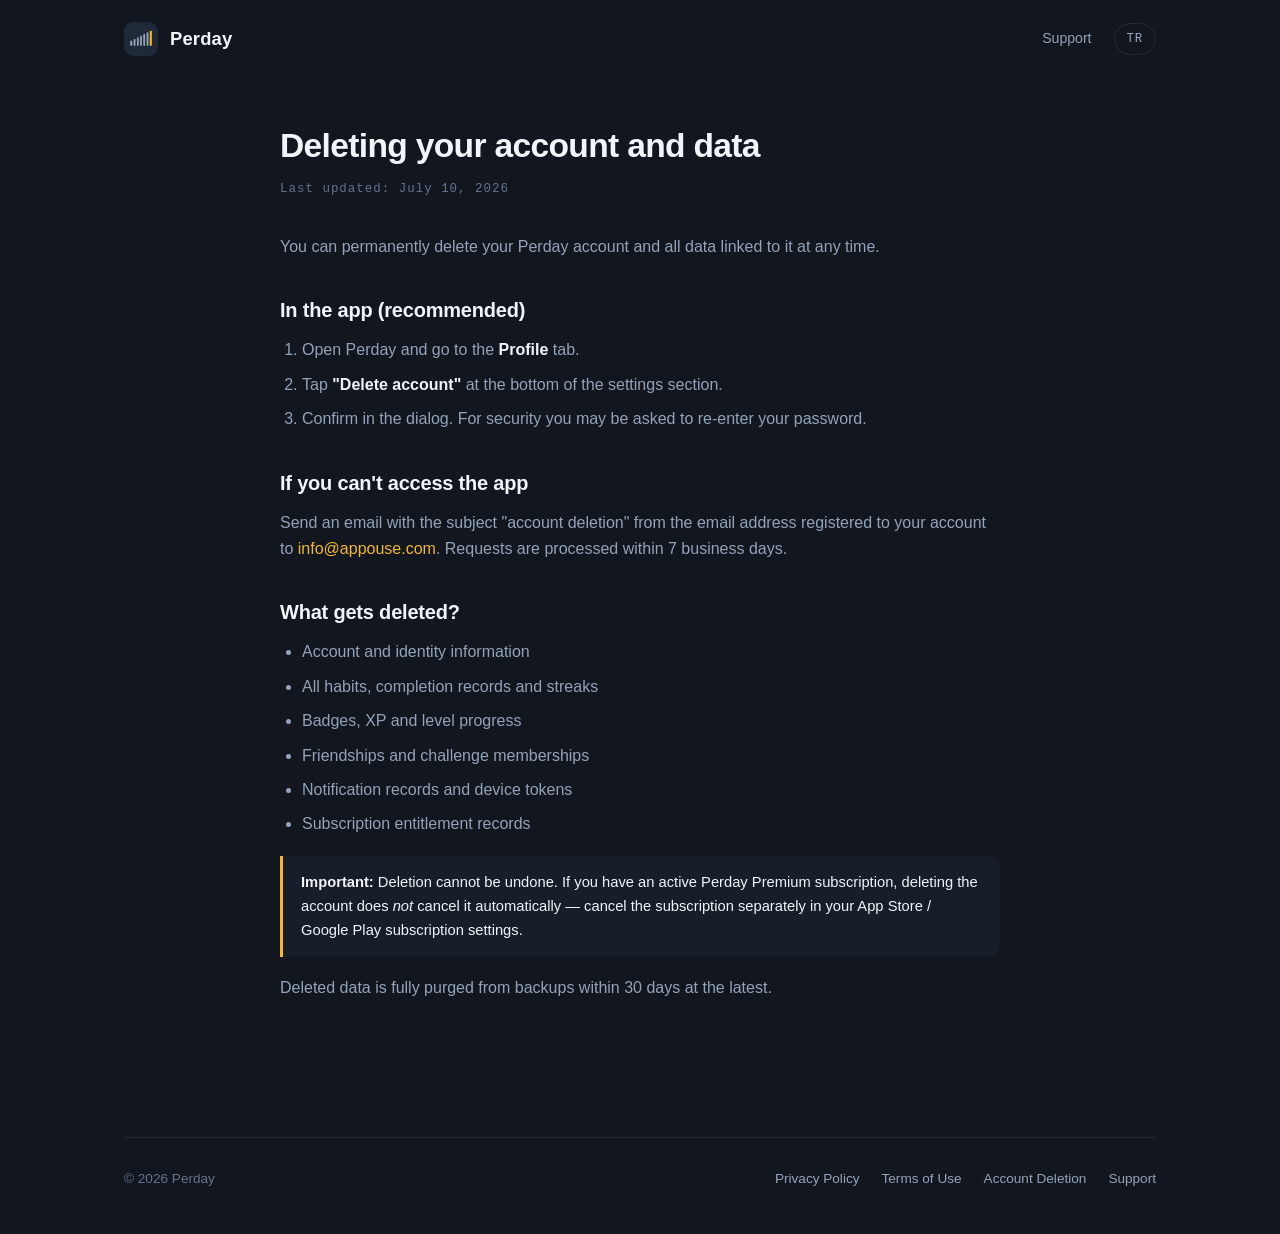
<file: en/account-deletion/index.html>
<!DOCTYPE html>
<html lang="en">
<head>
  <meta charset="UTF-8">
  <meta http-equiv="refresh" content="0; url=/account-deletion/">
  <link rel="canonical" href="https://perday.appouse.dev/account-deletion/">
  <meta name="robots" content="noindex">
  <title>Redirecting — Perday</title>
</head>
<body><p>This page has moved: <a href="/account-deletion/">Account Deletion</a></p></body>
</html>
</file>
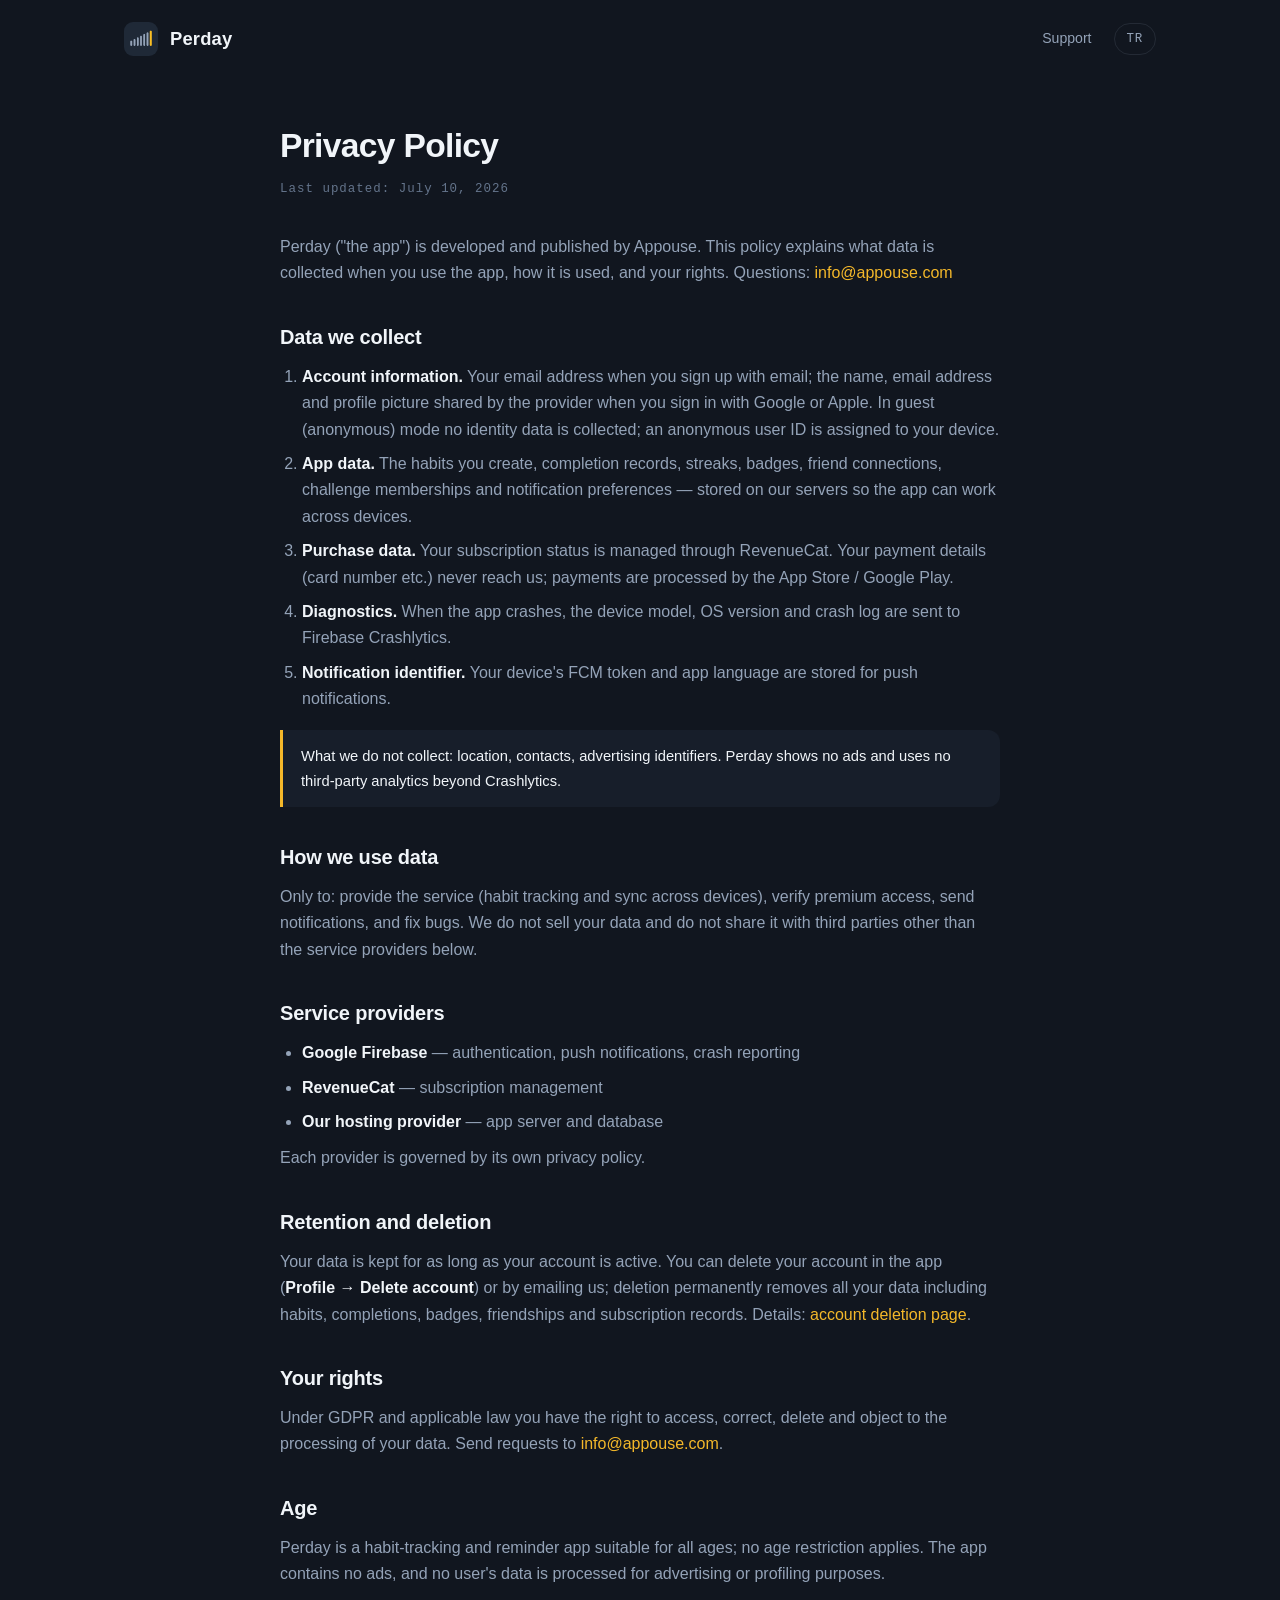
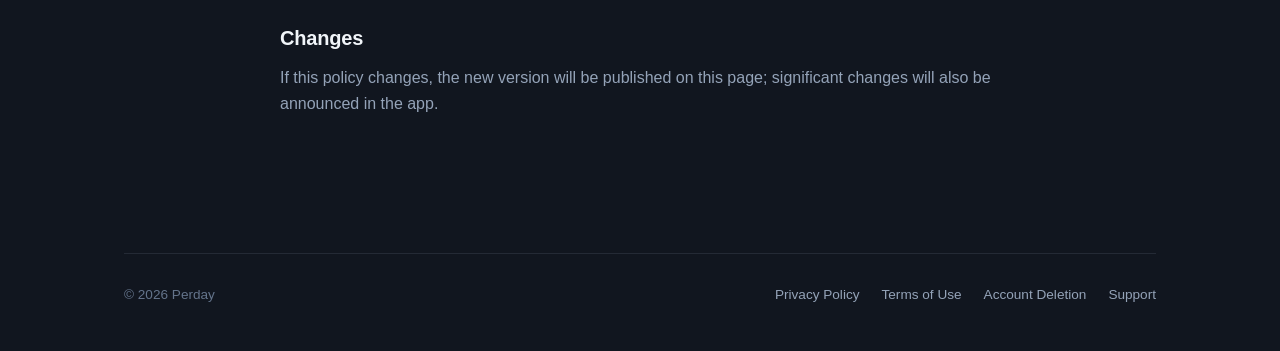
<file: en/privacy/index.html>
<!DOCTYPE html>
<html lang="en">
<head>
  <meta charset="UTF-8">
  <meta http-equiv="refresh" content="0; url=/privacy/">
  <link rel="canonical" href="https://perday.appouse.dev/privacy/">
  <meta name="robots" content="noindex">
  <title>Redirecting — Perday</title>
</head>
<body><p>This page has moved: <a href="/privacy/">Privacy Policy</a></p></body>
</html>
</file>
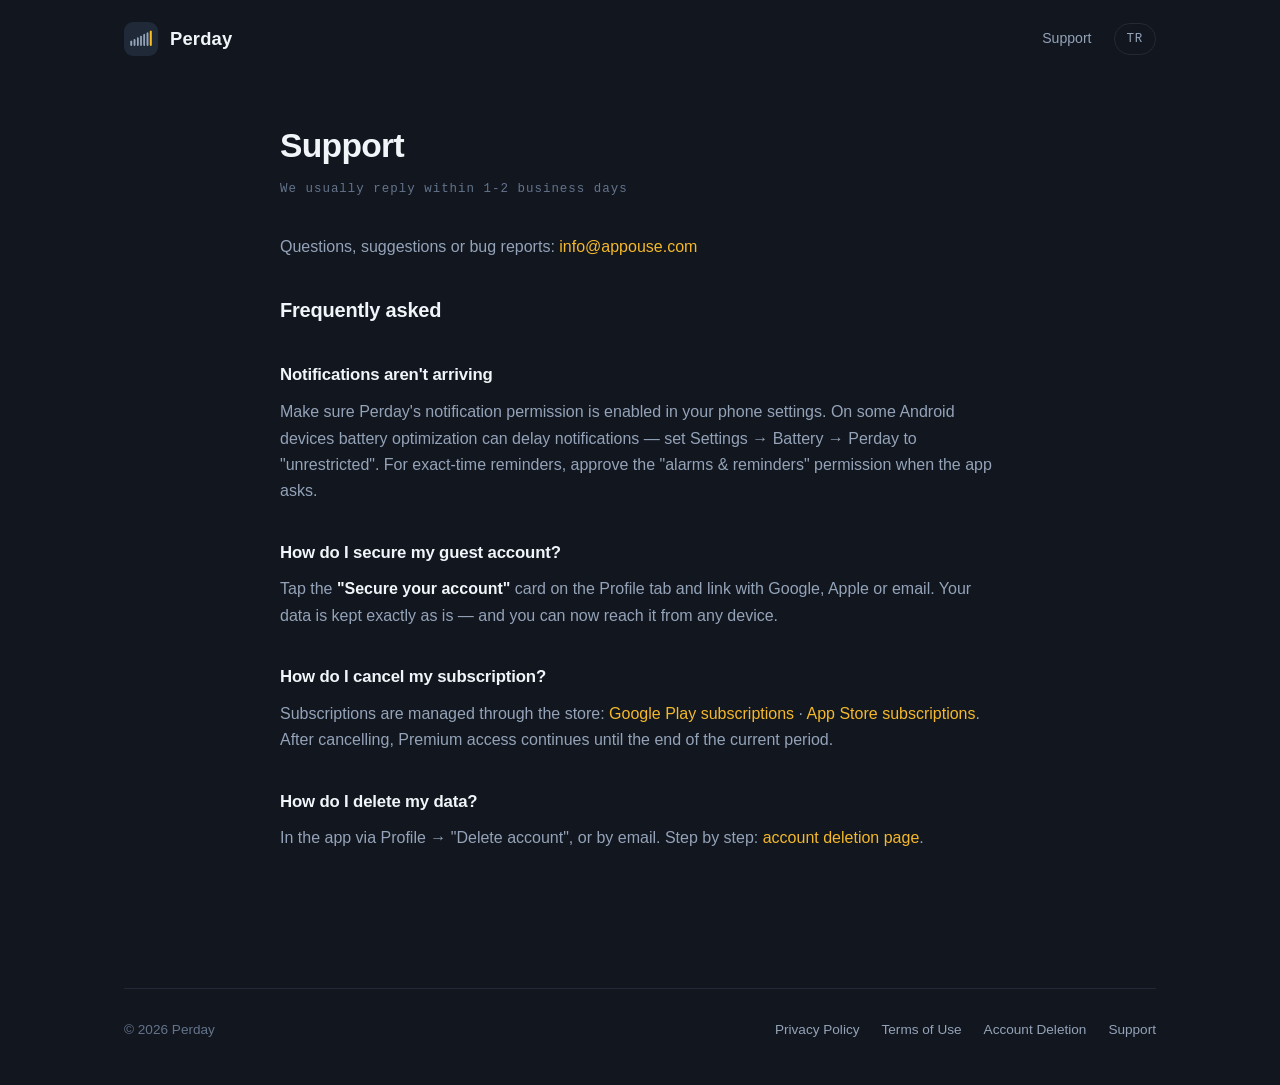
<file: en/support/index.html>
<!DOCTYPE html>
<html lang="en">
<head>
  <meta charset="UTF-8">
  <meta http-equiv="refresh" content="0; url=/support/">
  <link rel="canonical" href="https://perday.appouse.dev/support/">
  <meta name="robots" content="noindex">
  <title>Redirecting — Perday</title>
</head>
<body><p>This page has moved: <a href="/support/">Support</a></p></body>
</html>
</file>
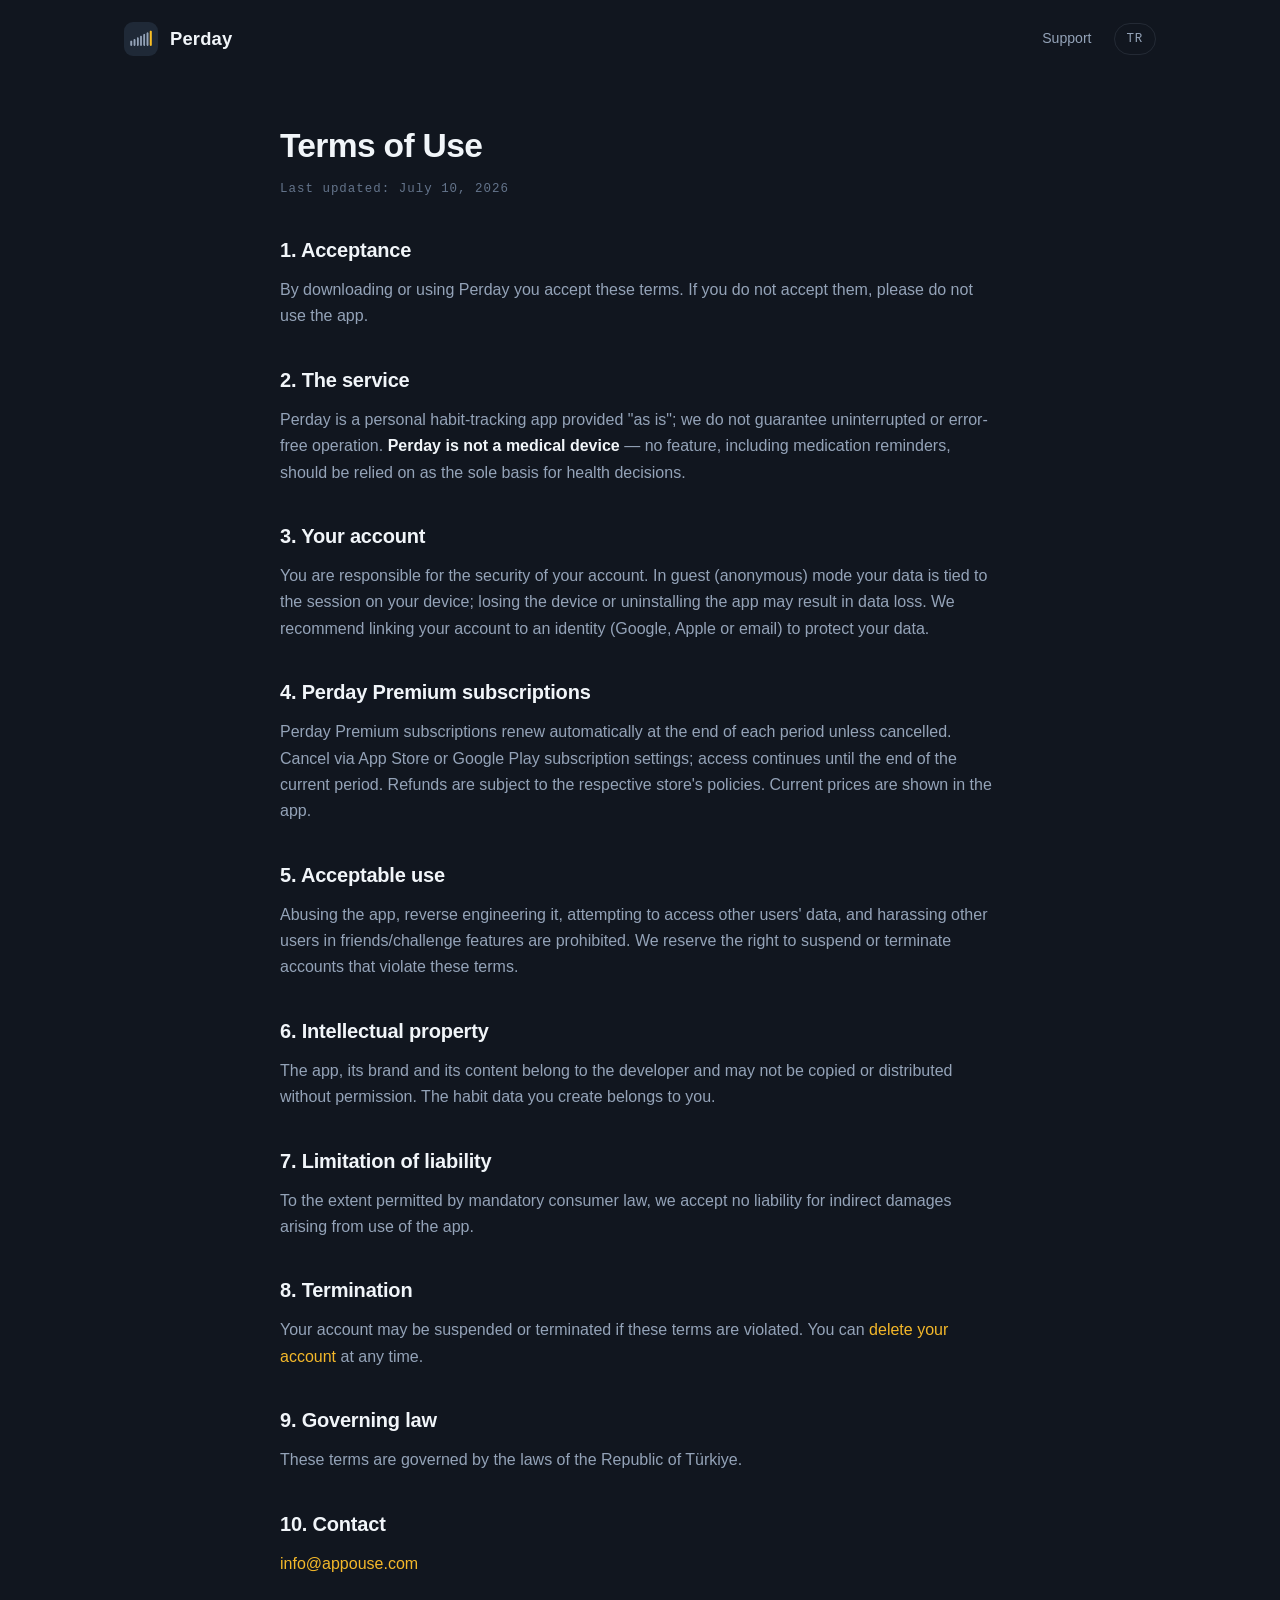
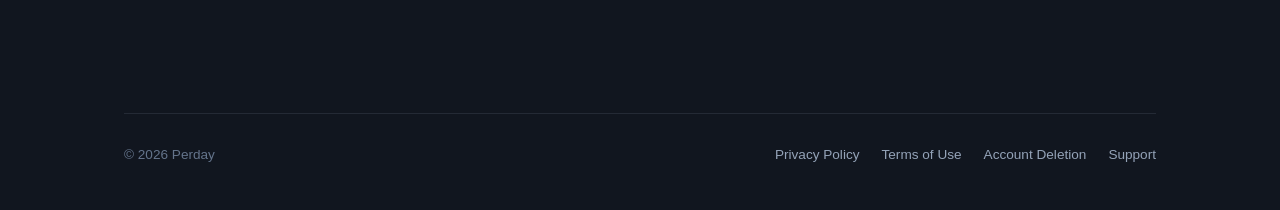
<file: en/terms/index.html>
<!DOCTYPE html>
<html lang="en">
<head>
  <meta charset="UTF-8">
  <meta http-equiv="refresh" content="0; url=/terms/">
  <link rel="canonical" href="https://perday.appouse.dev/terms/">
  <meta name="robots" content="noindex">
  <title>Redirecting — Perday</title>
</head>
<body><p>This page has moved: <a href="/terms/">Terms of Use</a></p></body>
</html>
</file>
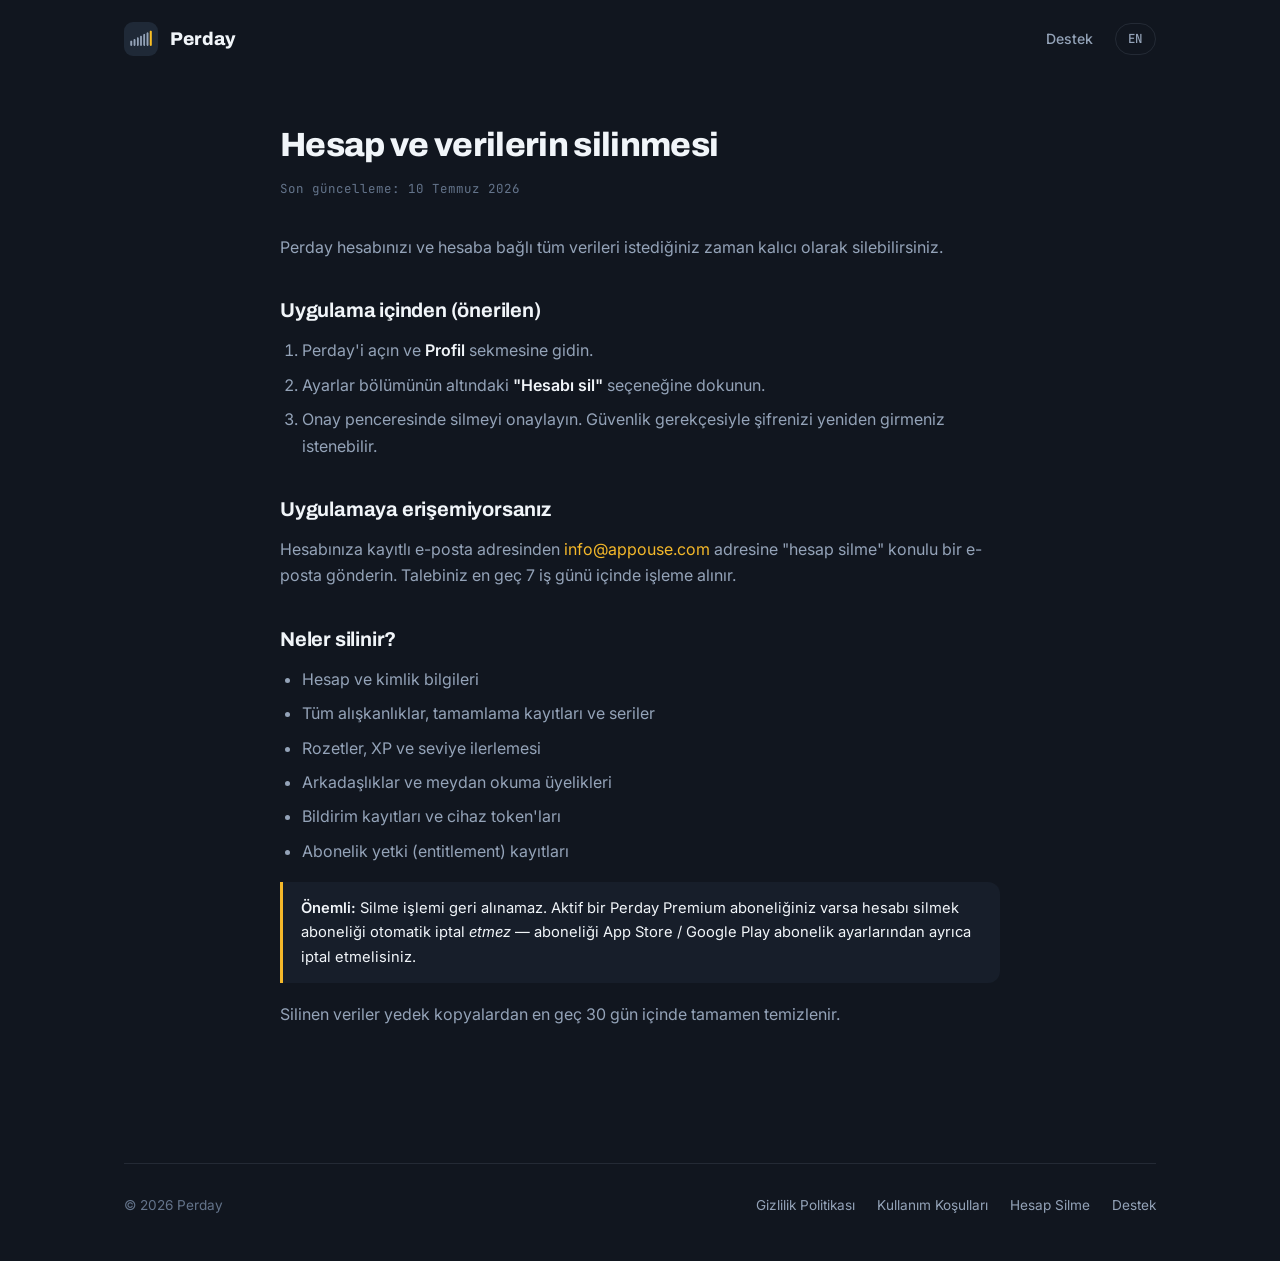
<file: tr/account-deletion/index.html>
<!DOCTYPE html>
<html lang="tr">
<head>
  <meta charset="UTF-8">
  <meta name="viewport" content="width=device-width, initial-scale=1.0">
  <title>Hesap Silme — Perday</title>
  <meta name="description" content="Perday hesabınızı ve tüm verilerinizi nasıl sileceğinizi adım adım anlatır.">
  <link rel="icon" type="image/png" href="/assets/icon.png">
  <link rel="alternate" hreflang="en" href="https://perday.appouse.dev/account-deletion/">
  <link rel="preconnect" href="https://fonts.googleapis.com">
  <link rel="preconnect" href="https://fonts.gstatic.com" crossorigin>
  <link href="https://fonts.googleapis.com/css2?family=Archivo:wght@700;800&family=Inter:wght@400;500;600&family=JetBrains+Mono:wght@400;700&display=swap" rel="stylesheet">
  <link rel="stylesheet" href="/assets/style.css">
</head>
<body>
  <div class="wrap">
    <header class="site-header">
      <a class="brand" href="/tr/"><img src="/assets/icon.png" alt="" width="34" height="34">Perday</a>
      <nav class="header-nav" aria-label="Site">
        <a href="/tr/support/">Destek</a>
        <a class="lang-switch" href="/account-deletion/" lang="en" hreflang="en">EN</a>
      </nav>
    </header>

    <main class="doc">
      <h1>Hesap ve verilerin silinmesi</h1>
      <span class="updated">Son güncelleme: 10 Temmuz 2026</span>

      <p>Perday hesabınızı ve hesaba bağlı tüm verileri istediğiniz zaman
        kalıcı olarak silebilirsiniz.</p>

      <h2>Uygulama içinden (önerilen)</h2>
      <ol>
        <li>Perday'i açın ve <strong>Profil</strong> sekmesine gidin.</li>
        <li>Ayarlar bölümünün altındaki <strong>"Hesabı sil"</strong>
          seçeneğine dokunun.</li>
        <li>Onay penceresinde silmeyi onaylayın. Güvenlik gerekçesiyle
          şifrenizi yeniden girmeniz istenebilir.</li>
      </ol>

      <h2>Uygulamaya erişemiyorsanız</h2>
      <p>Hesabınıza kayıtlı e-posta adresinden
        <a href="mailto:info@appouse.com">info@appouse.com</a>
        adresine "hesap silme" konulu bir e-posta gönderin. Talebiniz en geç
        7 iş günü içinde işleme alınır.</p>

      <h2>Neler silinir?</h2>
      <ul>
        <li>Hesap ve kimlik bilgileri</li>
        <li>Tüm alışkanlıklar, tamamlama kayıtları ve seriler</li>
        <li>Rozetler, XP ve seviye ilerlemesi</li>
        <li>Arkadaşlıklar ve meydan okuma üyelikleri</li>
        <li>Bildirim kayıtları ve cihaz token'ları</li>
        <li>Abonelik yetki (entitlement) kayıtları</li>
      </ul>

      <div class="note"><strong>Önemli:</strong> Silme işlemi geri alınamaz.
        Aktif bir Perday Premium aboneliğiniz varsa hesabı silmek aboneliği
        otomatik iptal <em>etmez</em> — aboneliği App Store / Google Play
        abonelik ayarlarından ayrıca iptal etmelisiniz.</div>

      <p>Silinen veriler yedek kopyalardan en geç 30 gün içinde tamamen
        temizlenir.</p>
    </main>

    <footer class="site-footer">
      <span>© 2026 Perday</span>
      <nav class="footer-links" aria-label="Yasal">
        <a href="/tr/privacy/">Gizlilik Politikası</a>
        <a href="/tr/terms/">Kullanım Koşulları</a>
        <a href="/tr/account-deletion/">Hesap Silme</a>
        <a href="/tr/support/">Destek</a>
      </nav>
    </footer>
  </div>
</body>
</html>
</file>
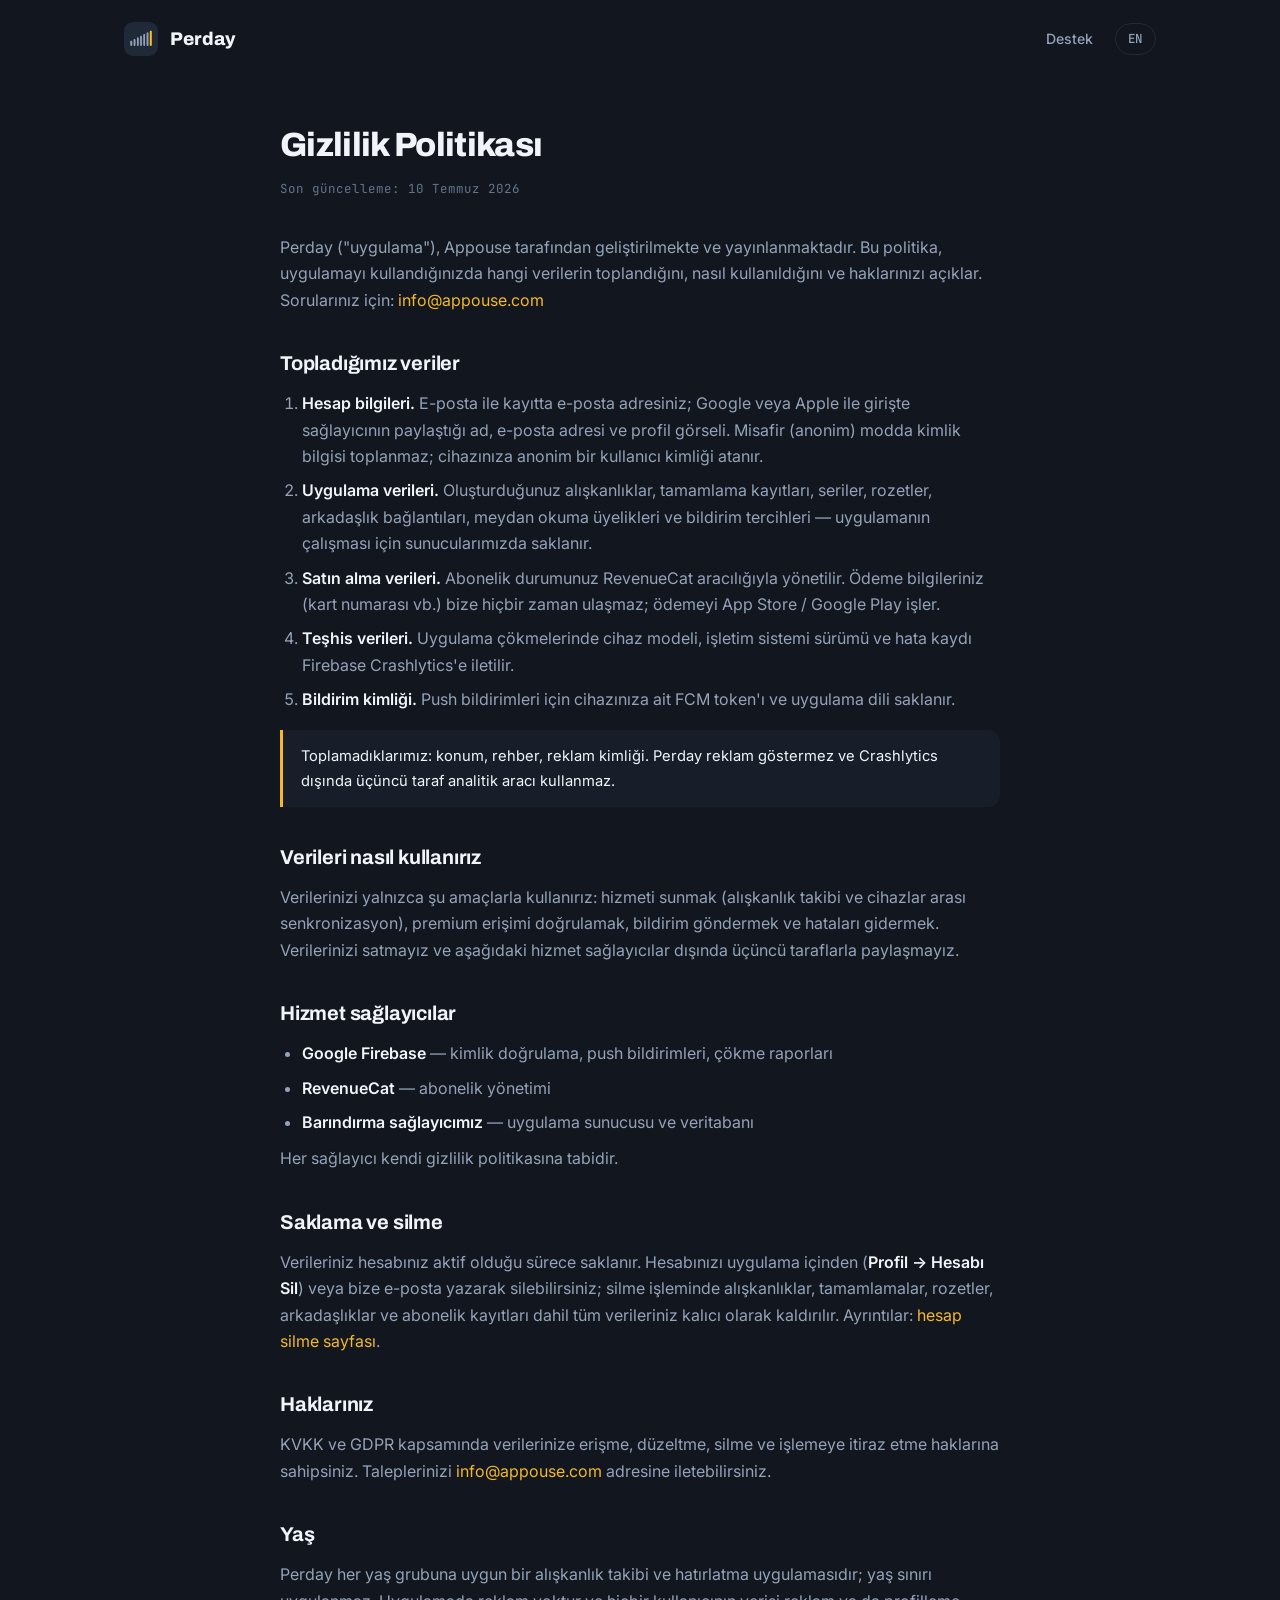
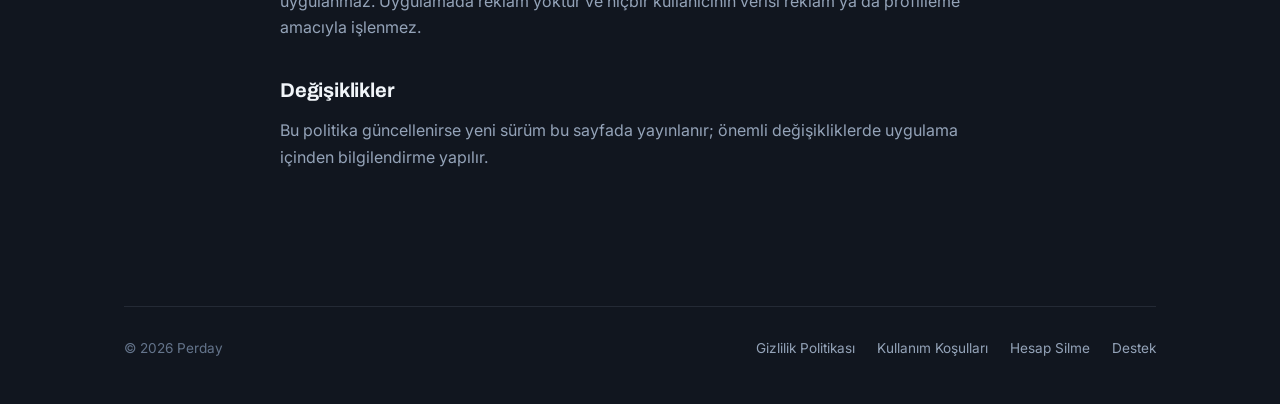
<file: tr/privacy/index.html>
<!DOCTYPE html>
<html lang="tr">
<head>
  <meta charset="UTF-8">
  <meta name="viewport" content="width=device-width, initial-scale=1.0">
  <title>Gizlilik Politikası — Perday</title>
  <meta name="description" content="Perday gizlilik politikası: hangi verileri topluyoruz, nasıl kullanıyoruz, nasıl silersiniz.">
  <link rel="icon" type="image/png" href="/assets/icon.png">
  <link rel="alternate" hreflang="en" href="https://perday.appouse.dev/privacy/">
  <link rel="preconnect" href="https://fonts.googleapis.com">
  <link rel="preconnect" href="https://fonts.gstatic.com" crossorigin>
  <link href="https://fonts.googleapis.com/css2?family=Archivo:wght@700;800&family=Inter:wght@400;500;600&family=JetBrains+Mono:wght@400;700&display=swap" rel="stylesheet">
  <link rel="stylesheet" href="/assets/style.css">
</head>
<body>
  <div class="wrap">
    <header class="site-header">
      <a class="brand" href="/tr/"><img src="/assets/icon.png" alt="" width="34" height="34">Perday</a>
      <nav class="header-nav" aria-label="Site">
        <a href="/tr/support/">Destek</a>
        <a class="lang-switch" href="/privacy/" lang="en" hreflang="en">EN</a>
      </nav>
    </header>

    <main class="doc">
      <h1>Gizlilik Politikası</h1>
      <span class="updated">Son güncelleme: 10 Temmuz 2026</span>

      <p>Perday ("uygulama"), Appouse tarafından geliştirilmekte ve
        yayınlanmaktadır. Bu politika, uygulamayı
        kullandığınızda hangi verilerin toplandığını, nasıl kullanıldığını ve
        haklarınızı açıklar. Sorularınız için:
        <a href="mailto:info@appouse.com">info@appouse.com</a></p>

      <h2>Topladığımız veriler</h2>
      <ol>
        <li><strong>Hesap bilgileri.</strong> E-posta ile kayıtta e-posta
          adresiniz; Google veya Apple ile girişte sağlayıcının paylaştığı ad,
          e-posta adresi ve profil görseli. Misafir (anonim) modda kimlik
          bilgisi toplanmaz; cihazınıza anonim bir kullanıcı kimliği atanır.</li>
        <li><strong>Uygulama verileri.</strong> Oluşturduğunuz alışkanlıklar,
          tamamlama kayıtları, seriler, rozetler, arkadaşlık bağlantıları,
          meydan okuma üyelikleri ve bildirim tercihleri — uygulamanın
          çalışması için sunucularımızda saklanır.</li>
        <li><strong>Satın alma verileri.</strong> Abonelik durumunuz RevenueCat
          aracılığıyla yönetilir. Ödeme bilgileriniz (kart numarası vb.) bize
          hiçbir zaman ulaşmaz; ödemeyi App Store / Google Play işler.</li>
        <li><strong>Teşhis verileri.</strong> Uygulama çökmelerinde cihaz
          modeli, işletim sistemi sürümü ve hata kaydı Firebase Crashlytics'e
          iletilir.</li>
        <li><strong>Bildirim kimliği.</strong> Push bildirimleri için
          cihazınıza ait FCM token'ı ve uygulama dili saklanır.</li>
      </ol>

      <div class="note">Toplamadıklarımız: konum, rehber, reklam kimliği.
        Perday reklam göstermez ve Crashlytics dışında üçüncü taraf analitik
        aracı kullanmaz.</div>

      <h2>Verileri nasıl kullanırız</h2>
      <p>Verilerinizi yalnızca şu amaçlarla kullanırız: hizmeti sunmak
        (alışkanlık takibi ve cihazlar arası senkronizasyon), premium erişimi
        doğrulamak, bildirim göndermek ve hataları gidermek. Verilerinizi
        satmayız ve aşağıdaki hizmet sağlayıcılar dışında üçüncü taraflarla
        paylaşmayız.</p>

      <h2>Hizmet sağlayıcılar</h2>
      <ul>
        <li><strong>Google Firebase</strong> — kimlik doğrulama, push
          bildirimleri, çökme raporları</li>
        <li><strong>RevenueCat</strong> — abonelik yönetimi</li>
        <li><strong>Barındırma sağlayıcımız</strong> — uygulama sunucusu ve
          veritabanı</li>
      </ul>
      <p>Her sağlayıcı kendi gizlilik politikasına tabidir.</p>

      <h2>Saklama ve silme</h2>
      <p>Verileriniz hesabınız aktif olduğu sürece saklanır. Hesabınızı
        uygulama içinden (<strong>Profil → Hesabı Sil</strong>) veya bize
        e-posta yazarak silebilirsiniz; silme işleminde alışkanlıklar,
        tamamlamalar, rozetler, arkadaşlıklar ve abonelik kayıtları dahil tüm
        verileriniz kalıcı olarak kaldırılır. Ayrıntılar:
        <a href="/tr/account-deletion/">hesap silme sayfası</a>.</p>

      <h2>Haklarınız</h2>
      <p>KVKK ve GDPR kapsamında verilerinize erişme, düzeltme, silme ve
        işlemeye itiraz etme haklarına sahipsiniz. Taleplerinizi
        <a href="mailto:info@appouse.com">info@appouse.com</a>
        adresine iletebilirsiniz.</p>

      <h2>Yaş</h2>
      <p>Perday her yaş grubuna uygun bir alışkanlık takibi ve hatırlatma
        uygulamasıdır; yaş sınırı uygulanmaz. Uygulamada reklam yoktur ve
        hiçbir kullanıcının verisi reklam ya da profilleme amacıyla
        işlenmez.</p>

      <h2>Değişiklikler</h2>
      <p>Bu politika güncellenirse yeni sürüm bu sayfada yayınlanır; önemli
        değişikliklerde uygulama içinden bilgilendirme yapılır.</p>
    </main>

    <footer class="site-footer">
      <span>© 2026 Perday</span>
      <nav class="footer-links" aria-label="Yasal">
        <a href="/tr/privacy/">Gizlilik Politikası</a>
        <a href="/tr/terms/">Kullanım Koşulları</a>
        <a href="/tr/account-deletion/">Hesap Silme</a>
        <a href="/tr/support/">Destek</a>
      </nav>
    </footer>
  </div>
</body>
</html>
</file>
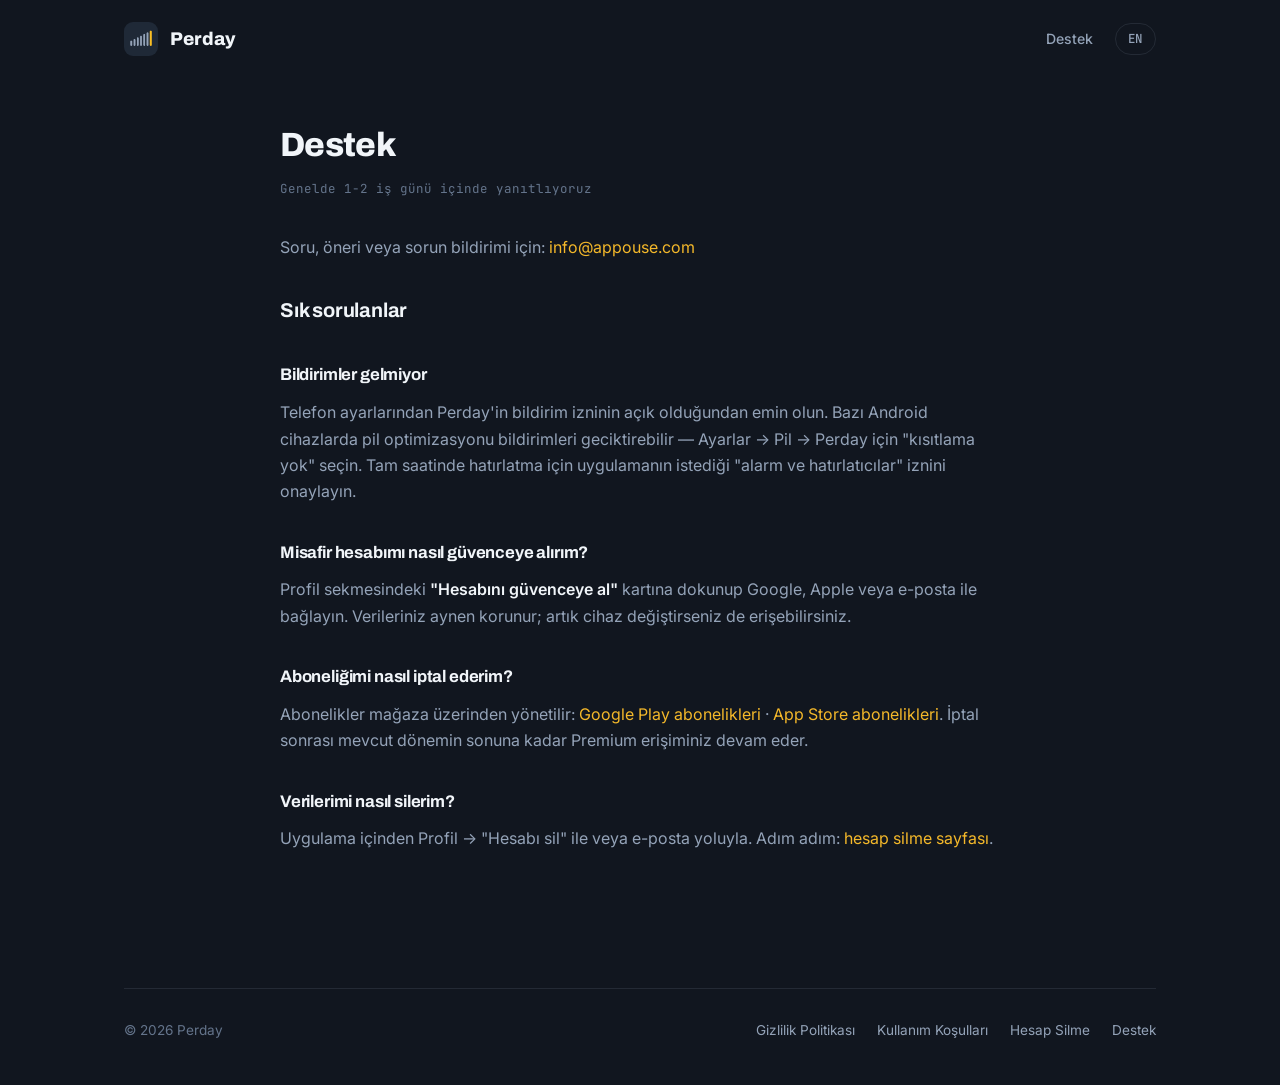
<file: tr/support/index.html>
<!DOCTYPE html>
<html lang="tr">
<head>
  <meta charset="UTF-8">
  <meta name="viewport" content="width=device-width, initial-scale=1.0">
  <title>Destek — Perday</title>
  <meta name="description" content="Perday destek: iletişim ve sık sorulan sorular.">
  <link rel="icon" type="image/png" href="/assets/icon.png">
  <link rel="alternate" hreflang="en" href="https://perday.appouse.dev/support/">
  <link rel="preconnect" href="https://fonts.googleapis.com">
  <link rel="preconnect" href="https://fonts.gstatic.com" crossorigin>
  <link href="https://fonts.googleapis.com/css2?family=Archivo:wght@700;800&family=Inter:wght@400;500;600&family=JetBrains+Mono:wght@400;700&display=swap" rel="stylesheet">
  <link rel="stylesheet" href="/assets/style.css">
</head>
<body>
  <div class="wrap">
    <header class="site-header">
      <a class="brand" href="/tr/"><img src="/assets/icon.png" alt="" width="34" height="34">Perday</a>
      <nav class="header-nav" aria-label="Site">
        <a href="/tr/support/">Destek</a>
        <a class="lang-switch" href="/support/" lang="en" hreflang="en">EN</a>
      </nav>
    </header>

    <main class="doc">
      <h1>Destek</h1>
      <span class="updated">Genelde 1-2 iş günü içinde yanıtlıyoruz</span>

      <p>Soru, öneri veya sorun bildirimi için:
        <a href="mailto:info@appouse.com">info@appouse.com</a></p>

      <h2>Sık sorulanlar</h2>

      <h2 style="font-size:1.05rem">Bildirimler gelmiyor</h2>
      <p>Telefon ayarlarından Perday'in bildirim izninin açık olduğundan emin
        olun. Bazı Android cihazlarda pil optimizasyonu bildirimleri
        geciktirebilir — Ayarlar → Pil → Perday için "kısıtlama yok" seçin.
        Tam saatinde hatırlatma için uygulamanın istediği "alarm ve
        hatırlatıcılar" iznini onaylayın.</p>

      <h2 style="font-size:1.05rem">Misafir hesabımı nasıl güvenceye alırım?</h2>
      <p>Profil sekmesindeki <strong>"Hesabını güvenceye al"</strong> kartına
        dokunup Google, Apple veya e-posta ile bağlayın. Verileriniz aynen
        korunur; artık cihaz değiştirseniz de erişebilirsiniz.</p>

      <h2 style="font-size:1.05rem">Aboneliğimi nasıl iptal ederim?</h2>
      <p>Abonelikler mağaza üzerinden yönetilir:
        <a href="https://play.google.com/store/account/subscriptions">Google Play abonelikleri</a> ·
        <a href="https://apps.apple.com/account/subscriptions">App Store abonelikleri</a>.
        İptal sonrası mevcut dönemin sonuna kadar Premium erişiminiz devam eder.</p>

      <h2 style="font-size:1.05rem">Verilerimi nasıl silerim?</h2>
      <p>Uygulama içinden Profil → "Hesabı sil" ile veya e-posta yoluyla.
        Adım adım: <a href="/tr/account-deletion/">hesap silme sayfası</a>.</p>
    </main>

    <footer class="site-footer">
      <span>© 2026 Perday</span>
      <nav class="footer-links" aria-label="Yasal">
        <a href="/tr/privacy/">Gizlilik Politikası</a>
        <a href="/tr/terms/">Kullanım Koşulları</a>
        <a href="/tr/account-deletion/">Hesap Silme</a>
        <a href="/tr/support/">Destek</a>
      </nav>
    </footer>
  </div>
</body>
</html>
</file>
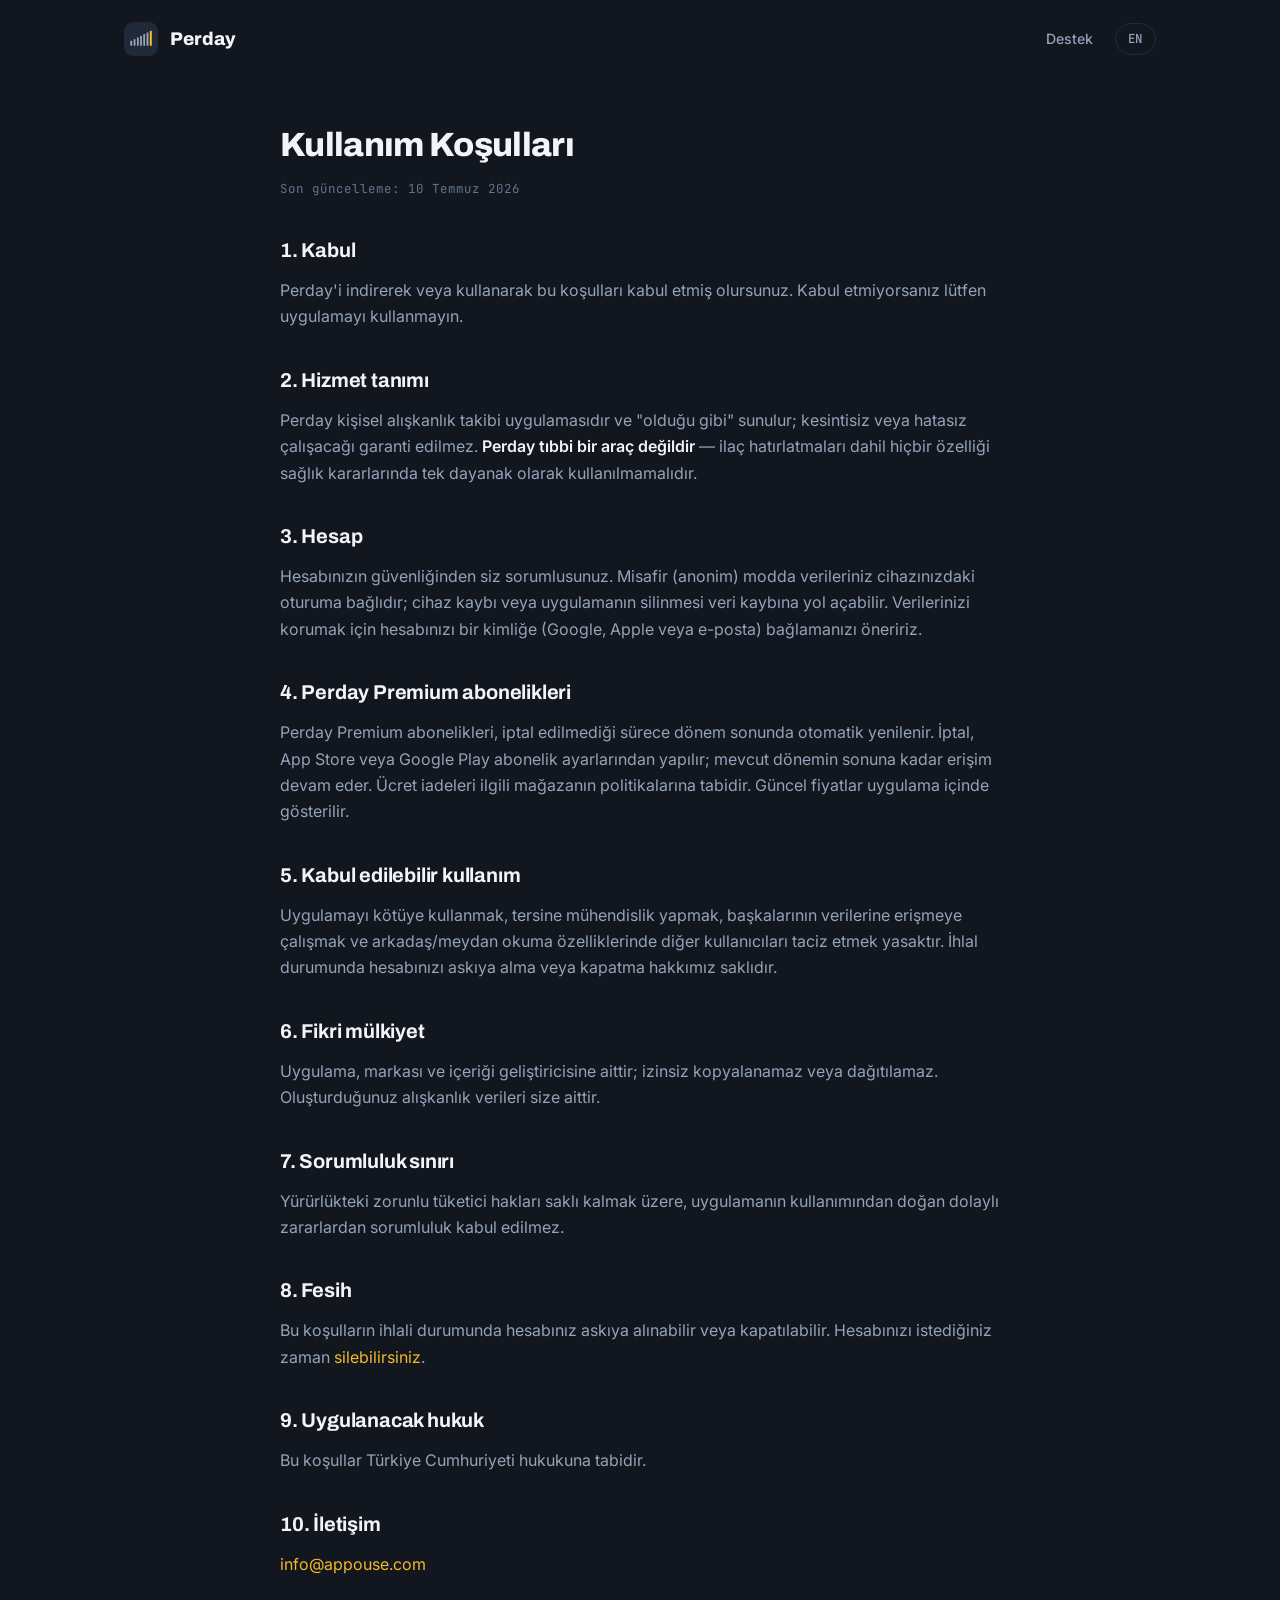
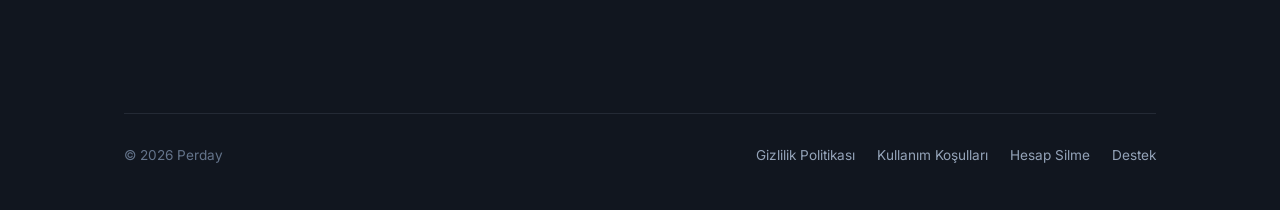
<file: tr/terms/index.html>
<!DOCTYPE html>
<html lang="tr">
<head>
  <meta charset="UTF-8">
  <meta name="viewport" content="width=device-width, initial-scale=1.0">
  <title>Kullanım Koşulları — Perday</title>
  <meta name="description" content="Perday kullanım koşulları: hizmet tanımı, abonelikler, kabul edilebilir kullanım.">
  <link rel="icon" type="image/png" href="/assets/icon.png">
  <link rel="alternate" hreflang="en" href="https://perday.appouse.dev/terms/">
  <link rel="preconnect" href="https://fonts.googleapis.com">
  <link rel="preconnect" href="https://fonts.gstatic.com" crossorigin>
  <link href="https://fonts.googleapis.com/css2?family=Archivo:wght@700;800&family=Inter:wght@400;500;600&family=JetBrains+Mono:wght@400;700&display=swap" rel="stylesheet">
  <link rel="stylesheet" href="/assets/style.css">
</head>
<body>
  <div class="wrap">
    <header class="site-header">
      <a class="brand" href="/tr/"><img src="/assets/icon.png" alt="" width="34" height="34">Perday</a>
      <nav class="header-nav" aria-label="Site">
        <a href="/tr/support/">Destek</a>
        <a class="lang-switch" href="/terms/" lang="en" hreflang="en">EN</a>
      </nav>
    </header>

    <main class="doc">
      <h1>Kullanım Koşulları</h1>
      <span class="updated">Son güncelleme: 10 Temmuz 2026</span>

      <h2>1. Kabul</h2>
      <p>Perday'i indirerek veya kullanarak bu koşulları kabul etmiş
        olursunuz. Kabul etmiyorsanız lütfen uygulamayı kullanmayın.</p>

      <h2>2. Hizmet tanımı</h2>
      <p>Perday kişisel alışkanlık takibi uygulamasıdır ve "olduğu gibi"
        sunulur; kesintisiz veya hatasız çalışacağı garanti edilmez.
        <strong>Perday tıbbi bir araç değildir</strong> — ilaç hatırlatmaları
        dahil hiçbir özelliği sağlık kararlarında tek dayanak olarak
        kullanılmamalıdır.</p>

      <h2>3. Hesap</h2>
      <p>Hesabınızın güvenliğinden siz sorumlusunuz. Misafir (anonim) modda
        verileriniz cihazınızdaki oturuma bağlıdır; cihaz kaybı veya
        uygulamanın silinmesi veri kaybına yol açabilir. Verilerinizi korumak
        için hesabınızı bir kimliğe (Google, Apple veya e-posta)
        bağlamanızı öneririz.</p>

      <h2>4. Perday Premium abonelikleri</h2>
      <p>Perday Premium abonelikleri, iptal edilmediği sürece dönem sonunda
        otomatik yenilenir. İptal, App Store veya Google Play abonelik
        ayarlarından yapılır; mevcut dönemin sonuna kadar erişim devam eder.
        Ücret iadeleri ilgili mağazanın politikalarına tabidir. Güncel
        fiyatlar uygulama içinde gösterilir.</p>

      <h2>5. Kabul edilebilir kullanım</h2>
      <p>Uygulamayı kötüye kullanmak, tersine mühendislik yapmak, başkalarının
        verilerine erişmeye çalışmak ve arkadaş/meydan okuma özelliklerinde
        diğer kullanıcıları taciz etmek yasaktır. İhlal durumunda hesabınızı
        askıya alma veya kapatma hakkımız saklıdır.</p>

      <h2>6. Fikri mülkiyet</h2>
      <p>Uygulama, markası ve içeriği geliştiricisine aittir; izinsiz
        kopyalanamaz veya dağıtılamaz. Oluşturduğunuz alışkanlık verileri
        size aittir.</p>

      <h2>7. Sorumluluk sınırı</h2>
      <p>Yürürlükteki zorunlu tüketici hakları saklı kalmak üzere, uygulamanın
        kullanımından doğan dolaylı zararlardan sorumluluk kabul edilmez.</p>

      <h2>8. Fesih</h2>
      <p>Bu koşulların ihlali durumunda hesabınız askıya alınabilir veya
        kapatılabilir. Hesabınızı istediğiniz zaman
        <a href="/tr/account-deletion/">silebilirsiniz</a>.</p>

      <h2>9. Uygulanacak hukuk</h2>
      <p>Bu koşullar Türkiye Cumhuriyeti hukukuna tabidir.</p>

      <h2>10. İletişim</h2>
      <p><a href="mailto:info@appouse.com">info@appouse.com</a></p>
    </main>

    <footer class="site-footer">
      <span>© 2026 Perday</span>
      <nav class="footer-links" aria-label="Yasal">
        <a href="/tr/privacy/">Gizlilik Politikası</a>
        <a href="/tr/terms/">Kullanım Koşulları</a>
        <a href="/tr/account-deletion/">Hesap Silme</a>
        <a href="/tr/support/">Destek</a>
      </nav>
    </footer>
  </div>
</body>
</html>
</file>
<file: assets/style.css>
/* Perday — marka: dark #11161F, gold #F4B82A, orange #FB7A3C.
   İmza öğesi: çentik (tally) motifi — "her güne bir çentik". */

:root {
  --bg: #11161F;
  --card: #1F2937;
  --card-deep: #171e2a;
  --gold: #F4B82A;
  --orange: #FB7A3C;
  --text: #F1F5F9;
  --slate: #94A3B8;
  --dim: #64748B;
  --line: rgba(148, 163, 184, 0.14);
  --radius: 18px;
  --font-display: "Archivo", sans-serif;
  --font-body: "Inter", sans-serif;
  --font-mono: "JetBrains Mono", monospace;
}

* { margin: 0; padding: 0; box-sizing: border-box; }

html { scroll-behavior: smooth; }

body {
  background: var(--bg);
  color: var(--text);
  font-family: var(--font-body);
  font-size: 16px;
  line-height: 1.65;
  -webkit-font-smoothing: antialiased;
}

a { color: var(--gold); text-decoration: none; }
a:hover { text-decoration: underline; }
:focus-visible { outline: 2px solid var(--gold); outline-offset: 3px; border-radius: 4px; }

.wrap { max-width: 1080px; margin: 0 auto; padding: 0 24px; }

/* ---------- Header ---------- */
.site-header {
  display: flex; align-items: center; justify-content: space-between;
  padding: 22px 0;
}
.brand { display: flex; align-items: center; gap: 12px; color: var(--text); font-family: var(--font-display); font-weight: 800; font-size: 1.15rem; letter-spacing: 0.01em; }
.brand:hover { text-decoration: none; }
.brand img { width: 34px; height: 34px; border-radius: 9px; display: block; }
.header-nav { display: flex; align-items: center; gap: 22px; font-size: 0.88rem; }
.header-nav a { color: var(--slate); font-weight: 500; }
.header-nav a:hover { color: var(--text); text-decoration: none; }
.lang-switch {
  font-family: var(--font-mono); font-size: 0.78rem; letter-spacing: 0.06em;
  border: 1px solid var(--line); border-radius: 999px; padding: 5px 12px;
  color: var(--slate) !important;
}
.lang-switch:hover { border-color: var(--gold); color: var(--gold) !important; }

/* ---------- Hero ---------- */
.hero {
  display: grid; grid-template-columns: 1.05fr 0.95fr; gap: 48px;
  align-items: center; padding: 64px 0 88px;
}
.eyebrow {
  font-family: var(--font-mono); font-size: 0.72rem; font-weight: 700;
  letter-spacing: 0.22em; text-transform: uppercase; color: var(--orange);
  display: block; margin-bottom: 18px;
}
.hero h1 {
  font-family: var(--font-display); font-weight: 800;
  font-size: clamp(2.6rem, 5.5vw, 4rem); line-height: 1.04;
  letter-spacing: -0.025em; margin-bottom: 20px;
}
.hero h1 em { font-style: normal; color: var(--gold); }
.hero .lede { color: var(--slate); font-size: 1.08rem; max-width: 46ch; margin-bottom: 32px; }
.store-row { display: flex; flex-wrap: wrap; gap: 12px; align-items: center; }
.store-chip {
  display: inline-flex; align-items: center; gap: 10px;
  background: var(--card); border: 1px solid var(--line); border-radius: 14px;
  padding: 12px 18px; color: var(--text); font-weight: 600; font-size: 0.92rem;
}
.store-chip:hover { text-decoration: none; border-color: var(--gold); }
.store-chip .soon {
  font-family: var(--font-mono); font-size: 0.62rem; letter-spacing: 0.14em;
  text-transform: uppercase; color: var(--bg); background: var(--gold);
  border-radius: 6px; padding: 2px 7px; font-weight: 700;
}
.store-chip svg { width: 20px; height: 20px; fill: var(--slate); }

/* ---------- İmza: çentik panosu ---------- */
.tally-board {
  background: linear-gradient(160deg, var(--card) 0%, var(--card-deep) 100%);
  border: 1px solid var(--line); border-radius: var(--radius);
  padding: 34px 34px 26px; position: relative; overflow: hidden;
}
.tally-board::after {
  /* zemine kazınmış dev, silik çentik — doku */
  content: ""; position: absolute; right: -30px; bottom: -46px;
  width: 190px; height: 190px; opacity: 0.05; pointer-events: none;
  background:
    linear-gradient(var(--text), var(--text)) 20px 0 / 10px 100% no-repeat,
    linear-gradient(var(--text), var(--text)) 60px 0 / 10px 100% no-repeat,
    linear-gradient(var(--text), var(--text)) 100px 0 / 10px 100% no-repeat,
    linear-gradient(var(--text), var(--text)) 140px 0 / 10px 100% no-repeat;
  transform: rotate(8deg);
}
.tally-label {
  font-family: var(--font-mono); font-size: 0.72rem; letter-spacing: 0.2em;
  text-transform: uppercase; color: var(--slate); margin-bottom: 20px;
  display: flex; justify-content: space-between; gap: 12px;
}
.tally-label strong { color: var(--gold); font-weight: 700; }
.tally-svg { width: 100%; height: auto; display: block; }
.tally-svg line {
  stroke: var(--text); stroke-width: 7; stroke-linecap: round;
  stroke-dasharray: 120; stroke-dashoffset: 120;
  animation: strokeIn 0.45s ease-out forwards;
}
.tally-svg line.cross {
  stroke: var(--gold); stroke-dasharray: 160; stroke-dashoffset: 160;
}
.tally-svg line.today { stroke: var(--orange); }
.tally-caption {
  margin-top: 18px; font-family: var(--font-mono); font-size: 0.8rem;
  color: var(--slate); display: flex; align-items: baseline; gap: 10px;
}
.tally-caption .count {
  font-size: 2rem; font-weight: 700; color: var(--gold); line-height: 1;
}
@keyframes strokeIn { to { stroke-dashoffset: 0; } }
/* çizgiler sırayla çizilir — gecikmeler inline style ile veriliyor */
@media (prefers-reduced-motion: reduce) {
  .tally-svg line { animation: none; stroke-dashoffset: 0; }
}

/* ---------- Özellikler ---------- */
section { padding: 34px 0; }
.section-head { margin-bottom: 28px; max-width: 60ch; }
.section-head h2 {
  font-family: var(--font-display); font-weight: 800; font-size: 1.7rem;
  letter-spacing: -0.015em; margin-bottom: 8px;
}
.section-head p { color: var(--slate); }
.feature-grid { display: grid; grid-template-columns: repeat(3, 1fr); gap: 14px; }
.feature {
  background: var(--card-deep); border: 1px solid var(--line);
  border-radius: var(--radius); padding: 22px;
}
.feature .icon {
  width: 38px; height: 38px; border-radius: 11px; display: grid; place-items: center;
  background: rgba(244, 184, 42, 0.12); margin-bottom: 14px;
}
.feature .icon svg { width: 20px; height: 20px; stroke: var(--gold); fill: none; stroke-width: 1.8; stroke-linecap: round; stroke-linejoin: round; }
.feature h3 { font-family: var(--font-display); font-weight: 700; font-size: 1.02rem; margin-bottom: 6px; }
.feature p { color: var(--slate); font-size: 0.9rem; }

/* ---------- Offline şeridi ---------- */
.strip {
  border: 1px solid var(--line); border-radius: var(--radius);
  background:
    linear-gradient(90deg, rgba(244,184,42,0.07), rgba(251,122,60,0.05)),
    var(--card-deep);
  padding: 30px; display: grid; grid-template-columns: auto 1fr; gap: 22px; align-items: center;
}
.strip .badge {
  font-family: var(--font-mono); font-weight: 700; font-size: 0.78rem;
  letter-spacing: 0.16em; color: var(--bg); background: var(--gold);
  padding: 8px 14px; border-radius: 10px; white-space: nowrap;
}
.strip h3 { font-family: var(--font-display); font-weight: 700; font-size: 1.1rem; margin-bottom: 4px; }
.strip p { color: var(--slate); font-size: 0.92rem; }

/* ---------- Plus ---------- */
.plus { display: flex; flex-wrap: wrap; align-items: baseline; gap: 8px 14px; color: var(--slate); font-size: 0.92rem; }
.plus .name { font-family: var(--font-display); font-weight: 800; color: var(--gold); font-size: 1.05rem; }

/* ---------- Footer ---------- */
.site-footer {
  border-top: 1px solid var(--line); margin-top: 56px; padding: 30px 0 44px;
  display: flex; flex-wrap: wrap; gap: 14px 26px; align-items: center; justify-content: space-between;
  color: var(--dim); font-size: 0.85rem;
}
.footer-links { display: flex; flex-wrap: wrap; gap: 8px 22px; }
.footer-links a { color: var(--slate); }
.footer-links a:hover { color: var(--gold); }

/* ---------- Doküman (legal) sayfaları ---------- */
.doc { max-width: 720px; margin: 0 auto; padding: 40px 0 80px; }
.doc h1 {
  font-family: var(--font-display); font-weight: 800; font-size: 2.1rem;
  letter-spacing: -0.02em; margin-bottom: 6px;
}
.doc .updated {
  font-family: var(--font-mono); font-size: 0.78rem; letter-spacing: 0.08em;
  color: var(--dim); margin-bottom: 34px; display: block;
}
.doc h2 {
  font-family: var(--font-display); font-weight: 700; font-size: 1.25rem;
  margin: 34px 0 10px; letter-spacing: -0.01em;
}
.doc p, .doc li { color: var(--slate); }
.doc strong { color: var(--text); font-weight: 600; }
.doc ul, .doc ol { padding-left: 22px; margin: 10px 0; }
.doc li { margin-bottom: 8px; }
.doc .note {
  border-left: 3px solid var(--gold); background: var(--card-deep);
  border-radius: 0 12px 12px 0; padding: 14px 18px; margin: 18px 0;
  font-size: 0.92rem;
}

/* ---------- Responsive ---------- */
@media (max-width: 880px) {
  .hero { grid-template-columns: 1fr; gap: 36px; padding: 40px 0 56px; }
  .feature-grid { grid-template-columns: 1fr 1fr; }
}
@media (max-width: 560px) {
  .feature-grid { grid-template-columns: 1fr; }
  .strip { grid-template-columns: 1fr; }
  .header-nav { gap: 14px; }
  .header-nav .hide-sm { display: none; }
}
</file>
